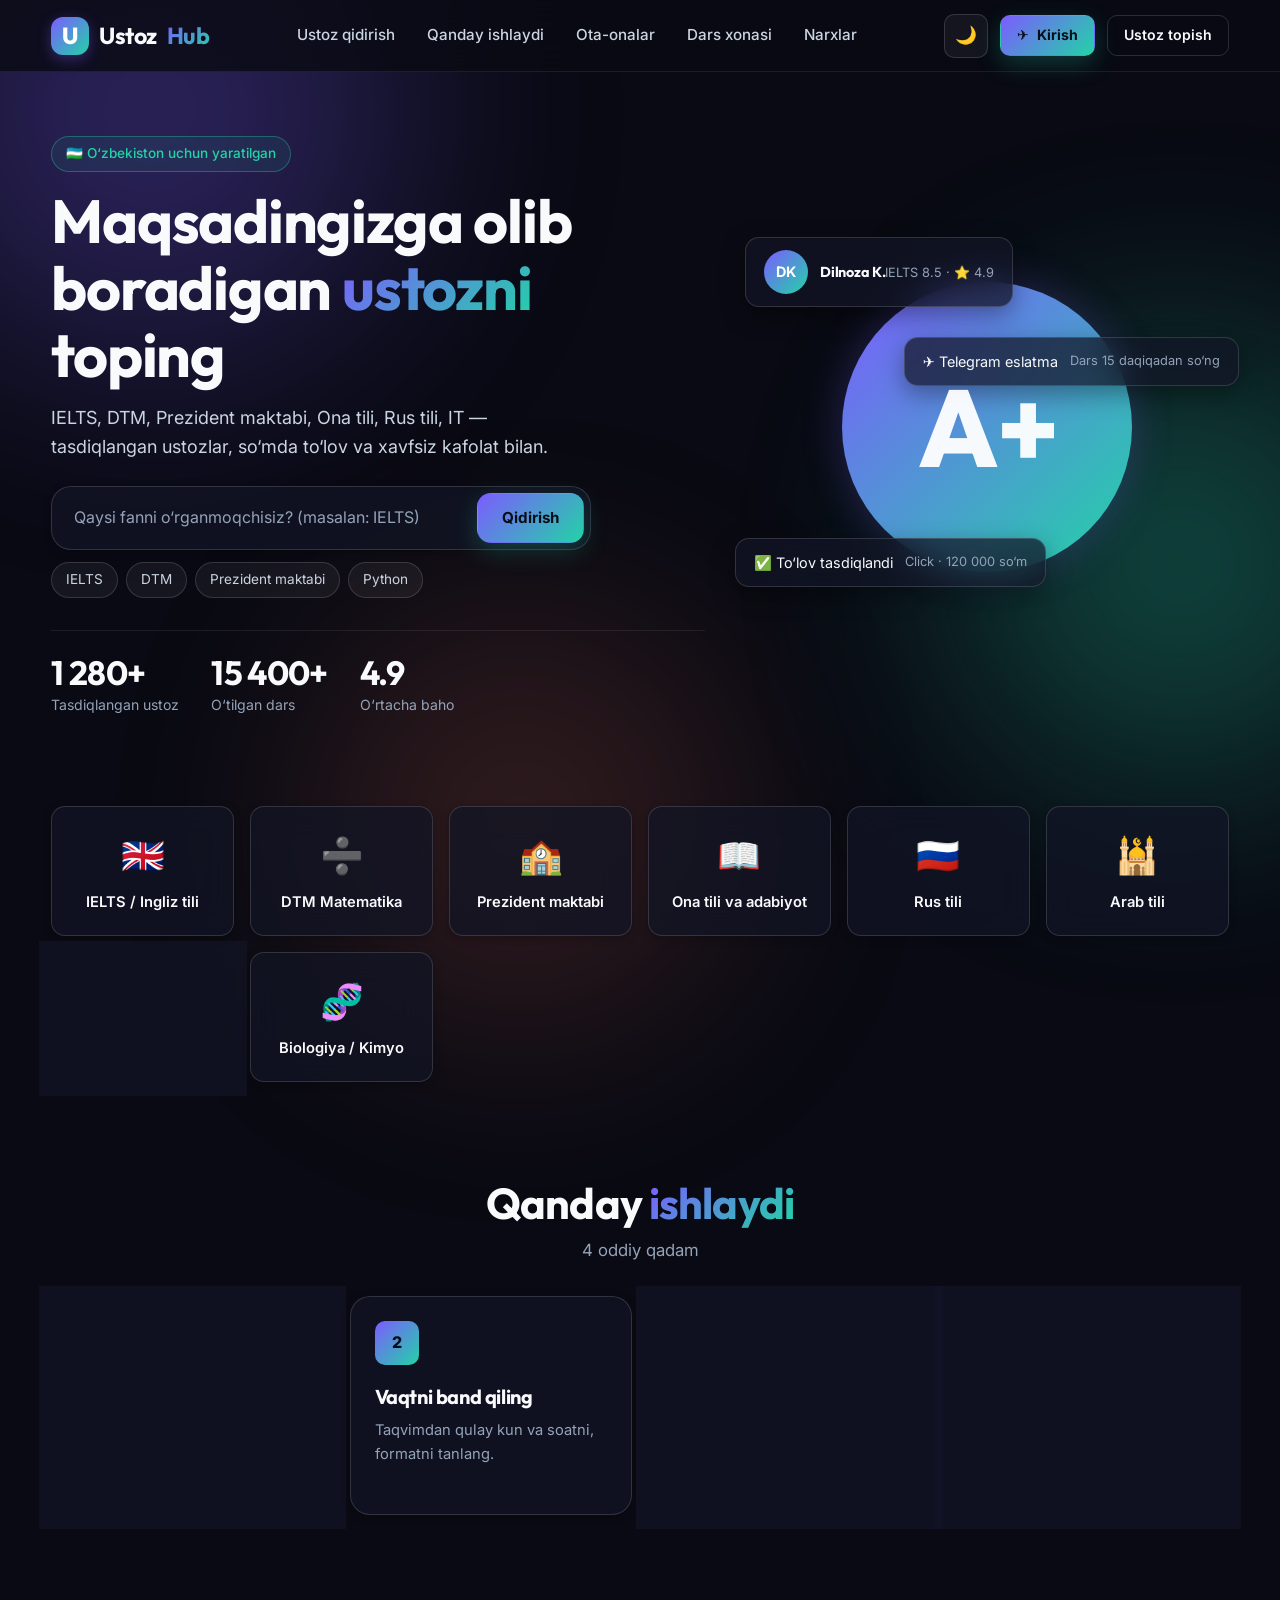
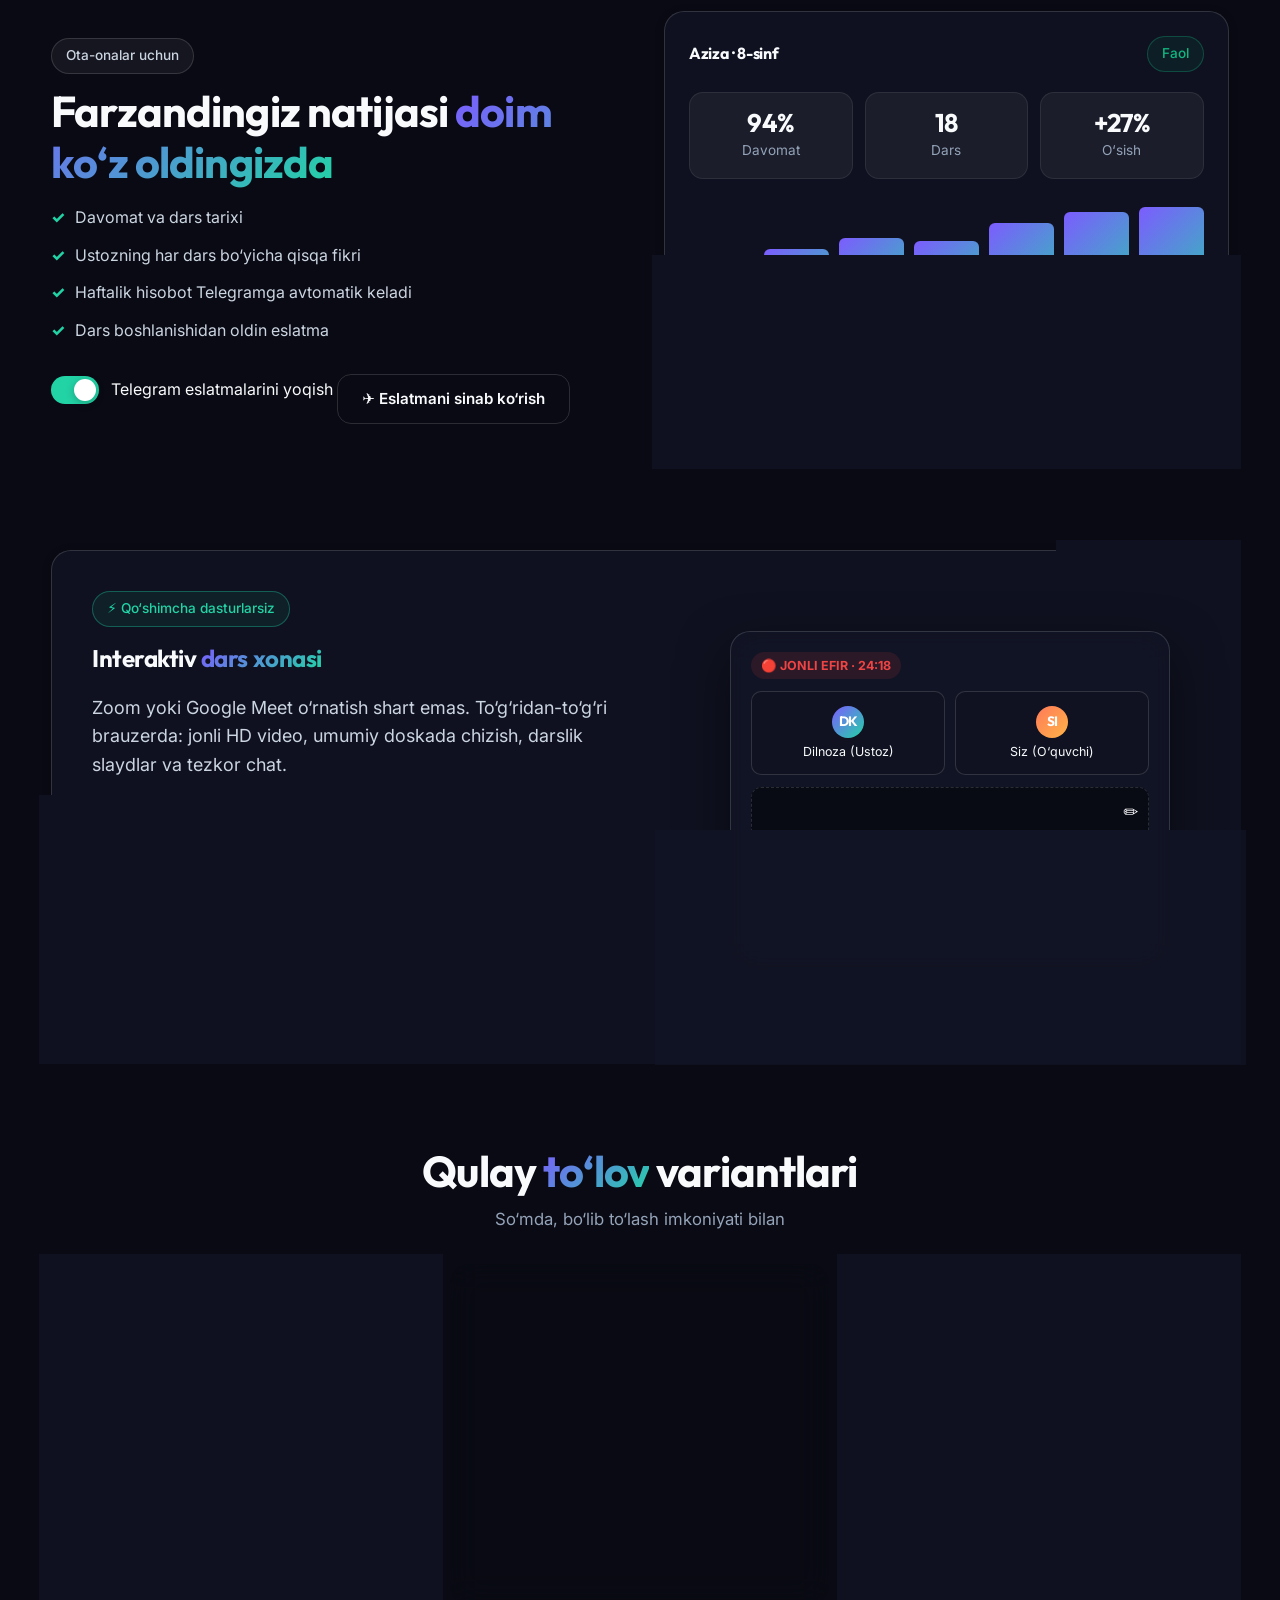
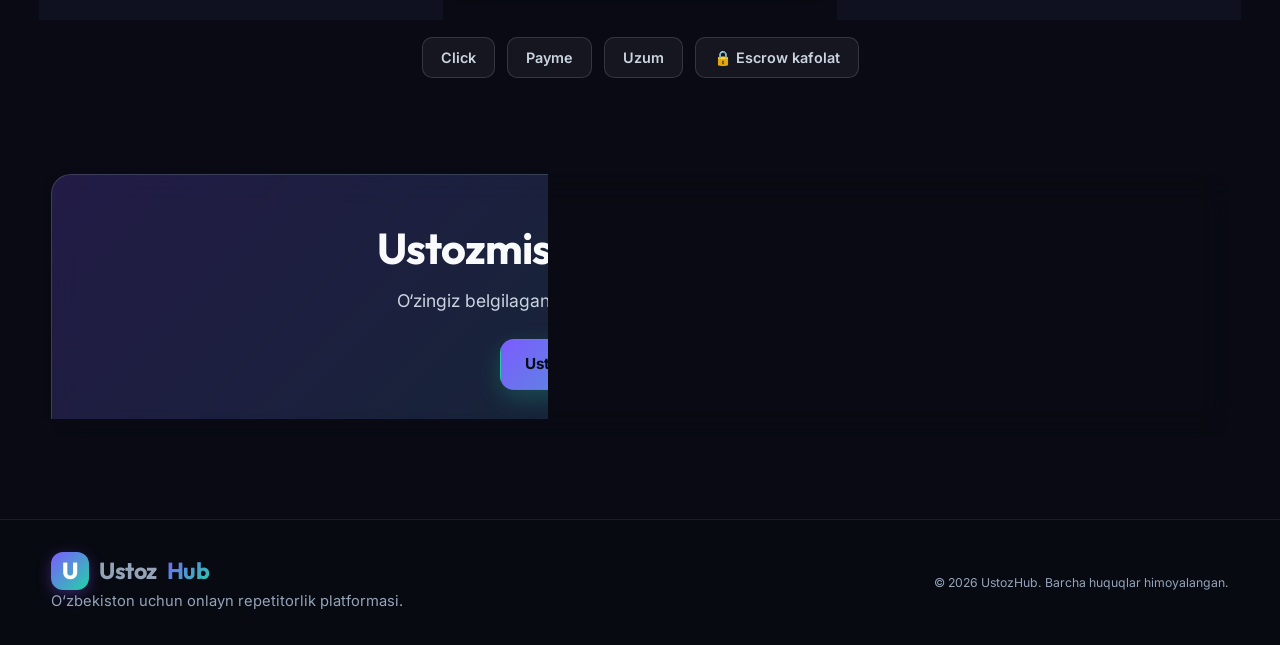
<file: index.html>
<!DOCTYPE html>
<html lang="uz" data-theme="dark">
<head>
  <meta charset="UTF-8" />
  <meta name="viewport" content="width=device-width, initial-scale=1" />
  <title>UstozHub — O‘zbekistondagi eng yaxshi repetitorlarni toping</title>
  <meta name="description" content="IELTS, DTM, Prezident maktabi va boshqa fanlar bo‘yicha tasdiqlangan repetitorlar. Onlayn dars, Click/Payme to‘lov, xavfsiz kafolat." />
  <link rel="preconnect" href="https://fonts.googleapis.com" />
  <link rel="preconnect" href="https://fonts.gstatic.com" crossorigin />
  <link href="https://fonts.googleapis.com/css2?family=Inter:wght@400;500;600&family=Outfit:wght@500;600;700;800&display=swap" rel="stylesheet" />
  <link rel="stylesheet" href="css/styles.css" />
</head>
<body>
  <a href="#main" class="skip-link">Asosiy kontentga o‘tish</a>
  <div class="bg-orbs" aria-hidden="true"><span></span><span></span><span></span></div>

  <header class="nav" id="nav">
    <div class="container nav__inner">
      <a href="#top" class="logo" aria-label="UstozHub bosh sahifasi"><span class="logo__mark">U</span>Ustoz<b>Hub</b></a>
      <nav class="nav__links" id="navLinks" aria-label="Asosiy menyu">
        <a href="tutors.html">Ustoz qidirish</a>
        <a href="#how">Qanday ishlaydi</a>
        <a href="#parents">Ota-onalar</a>
        <a href="classroom.html">Dars xonasi</a>
        <a href="#pricing">Narxlar</a>
      </nav>
      <div class="nav__actions">
        <button class="icon-btn" id="themeToggle" aria-label="Mavzuni almashtirish (yorug‘ yoki to‘q)">🌙</button>
        <div id="userNavArea"></div>
        <a href="tutors.html" class="btn btn--ghost btn--sm">Ustoz topish</a>
        <button class="icon-btn burger" id="burger" aria-label="Mobil menyuni ochish" aria-expanded="false" aria-controls="navLinks">☰</button>
      </div>
    </div>
  </header>

  <main id="main">
    <!-- HERO -->
    <section class="hero container">
      <div class="hero__text">
        <span class="chip chip--glow">🇺🇿 O‘zbekiston uchun yaratilgan</span>
        <h1>Maqsadingizga olib boradigan <span class="grad">ustozni</span> toping</h1>
        <p class="lead">IELTS, DTM, Prezident maktabi, Ona tili, Rus tili, IT — tasdiqlangan ustozlar, so‘mda to‘lov va xavfsiz kafolat bilan.</p>

        <form class="search" id="heroSearch">
          <input id="heroQuery" type="text" placeholder="Qaysi fanni o‘rganmoqchisiz? (masalan: IELTS)" aria-label="Qidiruv" />
          <button class="btn btn--primary" type="submit">Qidirish</button>
        </form>
        <div class="quick" id="quickTags"></div>

        <div class="stats">
          <div><b data-count="1280">0</b><span>Tasdiqlangan ustoz</span></div>
          <div><b data-count="15400">0</b><span>O‘tilgan dars</span></div>
          <div><b data-count="4.9" data-dec="1">0</b><span>O‘rtacha baho</span></div>
        </div>
      </div>

      <div class="hero__visual">
        <div class="float-card fc1 glass">
          <div class="avatar" style="--a:#7c5cff;--b:#22d3a6">DK</div>
          <div><b>Dilnoza K.</b><small>IELTS 8.5 · ⭐ 4.9</small></div>
        </div>
        <div class="float-card fc2 glass">✅ To‘lov tasdiqlandi<br/><small>Click · 120 000 so‘m</small></div>
        <div class="float-card fc3 glass">✈️ Telegram eslatma<br/><small>Dars 15 daqiqadan so‘ng</small></div>
        <div class="hero__circle"><div class="hero__big">A+</div></div>
      </div>
    </section>

    <!-- CATEGORIES -->
    <section class="container section">
      <div class="cats" id="cats"></div>
    </section>

    <!-- HOW -->
    <section class="container section" id="how">
      <div class="section__head"><h2>Qanday <span class="grad">ishlaydi</span></h2><p>4 oddiy qadam</p></div>
      <div class="steps">
        <div class="step glass"><i>1</i><h3>Ustozni tanlang</h3><p>Fan, narx va natijalarga qarab filtrlang, video-tanishuvni ko‘ring.</p></div>
        <div class="step glass"><i>2</i><h3>Vaqtni band qiling</h3><p>Taqvimdan qulay kun va soatni, formatni tanlang.</p></div>
        <div class="step glass"><i>3</i><h3>Xavfsiz to‘lang</h3><p>Click, Payme yoki Uzum. Pul dars o‘tgunicha platformada saqlanadi.</p></div>
        <div class="step glass"><i>4</i><h3>Dars oling</h3><p>Video, doska va chat bor dars xonasida o‘qing.</p></div>
      </div>
    </section>

    <!-- PARENTS -->
    <section class="container section" id="parents">
      <div class="two">
        <div>
          <span class="chip">Ota-onalar uchun</span>
          <h2>Farzandingiz natijasi <span class="grad">doim ko‘z oldingizda</span></h2>
          <ul class="ticks">
            <li>Davomat va dars tarixi</li>
            <li>Ustozning har dars bo‘yicha qisqa fikri</li>
            <li>Haftalik hisobot Telegramga avtomatik keladi</li>
            <li>Dars boshlanishidan oldin eslatma</li>
          </ul>
          <label class="toggle"><input type="checkbox" id="tgToggle" checked /><span></span> Telegram eslatmalarini yoqish</label>
          <button class="btn btn--ghost" id="tgDemo">✈️ Eslatmani sinab ko‘rish</button>
        </div>
        <div class="dash glass">
          <div class="dash__head"><b>Aziza · 8-sinf</b><span class="chip chip--ok">Faol</span></div>
          <div class="kpis">
            <div><b>94%</b><small>Davomat</small></div>
            <div><b>18</b><small>Dars</small></div>
            <div><b>+27%</b><small>O‘sish</small></div>
          </div>
          <div class="bars" id="bars"></div>
          <div class="note"><b>Ustoz fikri:</b> “Uy vazifasini to‘liq bajardi, kasrlar mavzusini yaxshi o‘zlashtirdi.”</div>
        </div>
      </div>
    </section>

    <!-- CLASSROOM SHOWCASE -->
    <section class="container section" id="classroom">
      <div class="cshowcase glass">
        <div class="cshowcase__text">
          <span class="chip chip--glow">⚡ Qo‘shimcha dasturlarsiz</span>
          <h2>Interaktiv <span class="grad">dars xonasi</span></h2>
          <p class="lead">Zoom yoki Google Meet o‘rnatish shart emas. To‘g‘ridan-to‘g‘ri brauzerda: jonli HD video, umumiy doskada chizish, darslik slaydlar va tezkor chat.</p>
          <ul class="ticks">
            <li>O‘qituvchi va o‘quvchi uchun 2 tomonlama interaktiv doska</li>
            <li>Darslik slaydlar, testlar va yangi so‘zlar lug‘ati</li>
            <li>Dars rejasi (checklist) va shaxsiy qaydlar daftari</li>
            <li>Ekran ulashish va qo‘l ko‘tarish imkoniyati</li>
          </ul>
          <a href="classroom.html" class="btn btn--primary">Dars xonasiga kirish (Jonli Demo) →</a>
        </div>
        <div class="cshowcase__visual">
          <div class="cshowcase__card glass">
            <div class="cshowcase__badge">🔴 JONLI EFIR · 24:18</div>
            <div class="cshowcase__mock-vids">
              <div class="mock-vid" style="--a:#7c5cff;--b:#22d3a6"><b>DK</b><span>Dilnoza (Ustoz)</span></div>
              <div class="mock-vid" style="--a:#ff7a59;--b:#ffb347"><b>SI</b><span>Siz (O‘quvchi)</span></div>
            </div>
            <div class="cshowcase__mock-board">
              <span class="mock-pencil">✏️</span>
              <p>Present Perfect: have/has + V3 ✍️</p>
            </div>
            <div class="cshowcase__chips">
              <span>🎙️ Ovoz toza</span>
              <span>📶 60 FPS</span>
              <span>💾 Avto-saqlash</span>
            </div>
          </div>
        </div>
      </div>
    </section>

    <!-- PRICING -->
    <section class="container section" id="pricing">
      <div class="section__head"><h2>Qulay <span class="grad">to‘lov</span> variantlari</h2><p>So‘mda, bo‘lib to‘lash imkoniyati bilan</p></div>
      <div class="plans">
        <div class="plan glass"><h3>Yakka dars</h3><div class="price">60 000 dan<small> so‘m/soat</small></div><ul><li>1-ga-1 individual</li><li>Video yozuv</li><li>Sinov darsi kafolati</li></ul><a href="tutors.html" class="btn btn--ghost">Tanlash</a></div>
        <div class="plan plan--pop glass"><span class="badge">Ommabop</span><h3>Mini-guruh</h3><div class="price">25 000 dan<small> so‘m/soat</small></div><ul><li>3–5 kishi</li><li>2–3 barobar arzon</li><li>Guruh chat</li></ul><a href="tutors.html" class="btn btn--primary">Tanlash</a></div>
        <div class="plan glass"><h3>Oylik paket</h3><div class="price">−15%<small> chegirma</small></div><ul><li>8 yoki 12 dars</li><li>3–6 oyga bo‘lib to‘lash</li><li>Ota-ona hisoboti</li></ul><a href="tutors.html" class="btn btn--ghost">Tanlash</a></div>
      </div>
      <div class="pay-logos"><span>Click</span><span>Payme</span><span>Uzum</span><span>🔒 Escrow kafolat</span></div>
    </section>

    <!-- CTA -->
    <section class="container section">
      <div class="cta glass">
        <h2>Ustozmisiz? <span class="grad">Bizga qo‘shiling</span></h2>
        <p>O‘zingiz belgilagan narxda dars bering, to‘lov kafolatlangan.</p>
        <button class="btn btn--primary" id="ctaTutor">Ustoz sifatida ro‘yxatdan o‘tish</button>
      </div>
    </section>
  </main>

  <footer class="footer">
    <div class="container footer__in">
      <div><a href="#top" class="logo"><span class="logo__mark">U</span>Ustoz<b>Hub</b></a><p>O‘zbekiston uchun onlayn repetitorlik platformasi.</p></div>
      <small>© 2026 UstozHub. Barcha huquqlar himoyalangan.</small>
    </div>
  </footer>

  <!-- Modal -->
  <div class="overlay" id="overlay" hidden>
    <div class="modal glass" role="dialog" aria-modal="true" id="modal">
      <button class="modal__x" id="modalX" aria-label="Yopish">✕</button>
      <div id="modalBody"></div>
    </div>
  </div>

  <div class="toasts" id="toasts"></div>

  <script src="js/data.js"></script>
  <script src="js/common.js"></script>
  <script src="js/home.js"></script>
</body>
</html>
</file>
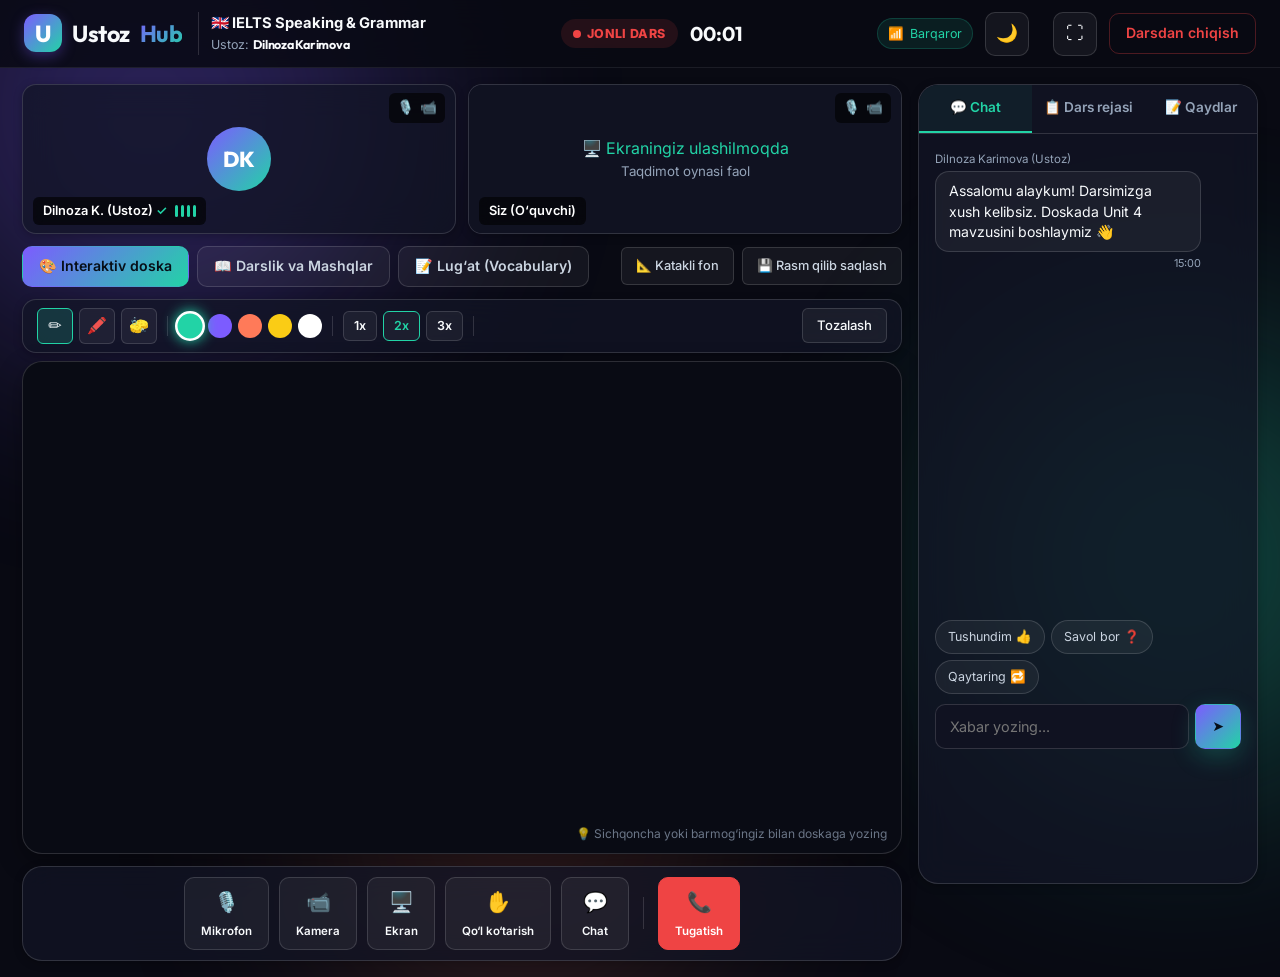
<file: classroom.html>
<!DOCTYPE html>
<html lang="uz" data-theme="dark">
<head>
  <meta charset="UTF-8" />
  <meta name="viewport" content="width=device-width, initial-scale=1" />
  <title>Interaktiv dars xonasi — UstozHub</title>
  <meta name="description" content="UstozHub onlayn dars xonasi: videoaloqa, interaktiv doska, darslik slaydlar va chat." />
  <link rel="preconnect" href="https://fonts.googleapis.com" />
  <link rel="preconnect" href="https://fonts.gstatic.com" crossorigin />
  <link href="https://fonts.googleapis.com/css2?family=Inter:wght@400;500;600&family=Outfit:wght@500;600;700;800&display=swap" rel="stylesheet" />
  <link rel="stylesheet" href="css/styles.css" />
</head>
<body class="cbody">
  <a href="#main" class="skip-link">Asosiy dars maydoniga o‘tish</a>
  <div class="bg-orbs" aria-hidden="true"><span></span><span></span><span></span></div>

  <!-- CLASSROOM HEADER -->
  <header class="cnav" role="banner">
    <div class="cnav__left">
      <a href="index.html" class="logo" title="Bosh sahifaga qaytish" aria-label="UstozHub bosh sahifasiga qaytish">
        <span class="logo__mark">U</span>Ustoz<b>Hub</b>
      </a>
      <div class="cnav__info">
        <span class="cnav__subject">🇬🇧 IELTS Speaking & Grammar</span>
        <span class="cnav__tutor">Ustoz: <b>Dilnoza Karimova</b></span>
      </div>
    </div>

    <div class="cnav__center">
      <div class="clive" aria-label="Dars holati: Jonli dars"><span class="clive__dot"></span> JONLI DARS</div>
      <div class="ctimer" id="cTimer" aria-label="Dars davomiyligi taymeri">00:00</div>
    </div>

    <div class="cnav__right">
      <div class="net-badge" title="Tarmoq holati: barqaror" aria-label="Internet tezligi: barqaror">📶 <span>Barqaror</span></div>
      <button class="icon-btn" id="themeToggle" aria-label="Mavzuni almashtirish (yorug‘ yoki to‘q)">🌙</button>
      <div id="userNavArea"></div>
      <button class="icon-btn" id="fsBtn" title="To‘liq ekran" aria-label="To‘liq ekran rejimini yoqish">⛶</button>
      <a href="index.html" class="btn btn--ghost btn--sm danger-link" id="exitBtn" aria-label="Darsdan chiqish">Darsdan chiqish</a>
    </div>
  </header>

  <!-- CLASSROOM WORKSPACE -->
  <main class="cworkspace" id="main" role="main">
    <!-- STAGE (Left 72%) -->
    <section class="cstage">
      <!-- Top Video Feeds -->
      <div class="cvideo-grid" id="videoGrid">
        <div class="cvid cvid--tutor glass" id="tutorTile">
          <div class="cvid__avatar" style="--a:#7c5cff;--b:#22d3a6">DK</div>
          <div class="cvid__meta">
            <span class="cvid__name">Dilnoza K. (Ustoz) <span class="badge-ver">✓</span></span>
            <span class="cvid__wave"><i></i><i></i><i></i><i></i></span>
          </div>
          <div class="cvid__tags">
            <span class="mic-on" title="Mikrofon yoniq">🎙️</span>
            <span title="Kamera yoniq">📹</span>
          </div>
        </div>

        <div class="cvid cvid--student glass" id="studentTile">
          <div class="cvid__avatar" id="studentAvatar" style="--a:#ff7a59;--b:#ffb347">SI</div>
          <div class="cvid__screen" id="studentScreenShare" hidden>
            <div class="screen-preview">
              <span>🖥️ Ekraningiz ulashilmoqda</span>
              <small>Taqdimot oynasi faol</small>
            </div>
          </div>
          <div class="cvid__meta">
            <span class="cvid__name" id="studentDisplayName">Siz (O‘quvchi)</span>
            <span class="hand-raised" id="studentHand" hidden>✋ Qo‘l ko‘targan</span>
          </div>
          <div class="cvid__tags">
            <span id="stMicBadge">🎙️</span>
            <span id="stCamBadge">📹</span>
          </div>
        </div>
      </div>

      <!-- Stage Center Workspace Tabs -->
      <div class="cview-bar">
        <div class="cview-tabs" role="tablist" aria-label="Dars xonasi zonalari">
          <button class="cview-btn active" role="tab" aria-selected="true" data-tab="board" aria-controls="tabBoard">🎨 Interaktiv doska</button>
          <button class="cview-btn" role="tab" aria-selected="false" data-tab="slides" aria-controls="tabSlides">📖 Darslik va Mashqlar</button>
          <button class="cview-btn" role="tab" aria-selected="false" data-tab="vocab" aria-controls="tabVocab">📝 Lug‘at (Vocabulary)</button>
        </div>
        <div class="cview-extra">
          <button class="cview-zoom" id="gridToggleBtn" title="Katakli fonni yoqish/o‘chirish" aria-label="Doskada katakli fonni yoqish yoki o‘chirish">📐 Katakli fon</button>
          <button class="cview-zoom" id="downloadBoardBtn" title="Doskani rasm sifatida yuklab olish" aria-label="Doska chizmalarini rasm qilib saqlash">💾 Rasm qilib saqlash</button>
        </div>
      </div>

      <!-- Tab 1: WHITEBOARD -->
      <div class="cview-content active" id="tabBoard" role="tabpanel" aria-label="Interaktiv doska">
        <!-- Whiteboard Toolbar -->
        <div class="wb-toolbar glass" role="toolbar" aria-label="Doska asboblari">
          <div class="wb-group">
            <button class="wb-btn active" data-tool="pen" title="Qalam" aria-label="Chizish vositasi: Qalam">✏️</button>
            <button class="wb-btn" data-tool="highlighter" title="Marker" aria-label="Chizish vositasi: Marker">🖍️</button>
            <button class="wb-btn" data-tool="eraser" title="O‘chirg‘ich" aria-label="Chizish vositasi: O‘chirg‘ich">🧽</button>
          </div>

          <div class="wb-sep"></div>

          <div class="wb-colors" role="radiogroup" aria-label="Doska chizish rangi">
            <button class="wb-color active" data-color="#22d3a6" style="--c:#22d3a6" title="Zumrad yashil" aria-label="Rang: Zumrad yashil"></button>
            <button class="wb-color" data-color="#7c5cff" style="--c:#7c5cff" title="Binafsha" aria-label="Rang: Binafsha"></button>
            <button class="wb-color" data-color="#ff7a59" style="--c:#ff7a59" title="To‘q sariq" aria-label="Rang: To‘q sariq"></button>
            <button class="wb-color" data-color="#facc15" style="--c:#facc15" title="Sariq" aria-label="Rang: Sariq"></button>
            <button class="wb-color" data-color="#ffffff" style="--c:#ffffff" title="Oq" aria-label="Rang: Oq"></button>
          </div>

          <div class="wb-sep"></div>

          <div class="wb-sizes" role="radiogroup" aria-label="Chiziq qalinligi">
            <button class="wb-size" data-size="2" title="Yupqa" aria-label="Chiziq qalinligi: 1x Yupqa">1x</button>
            <button class="wb-size active" data-size="5" title="O‘rtacha" aria-label="Chiziq qalinligi: 2x O‘rtacha">2x</button>
            <button class="wb-size" data-size="12" title="Qalin" aria-label="Chiziq qalinligi: 3x Qalin">3x</button>
          </div>

          <div class="wb-sep"></div>

          <button class="wb-action" id="wbClearBtn" title="Doskani to‘liq tozalash" aria-label="Doskani to‘liq tozalash">Tozalash</button>
        </div>

        <!-- Canvas Area -->
        <div class="wb-canvas-wrap" id="canvasWrap">
          <canvas id="cBoard" width="1000" height="520"></canvas>
          <div class="wb-hint">💡 Sichqoncha yoki barmog‘ingiz bilan doskaga yozing</div>
        </div>
      </div>

      <!-- Tab 2: INTERACTIVE SLIDES & EXERCISES -->
      <div class="cview-content" id="tabSlides">
        <div class="cslide glass">
          <div class="cslide__badge">Mavzu: Unit 4 · Present Perfect tense</div>
          <h3>Qoida va amaliyot: <i>Have/Has + Past Participle (V3)</i></h3>
          <p class="cslide__text">Present Perfect o‘tmishda sodir bo‘lgan, ammo natijasi <b>hozirgi paytda</b> muhim bo‘lgan harakatlar uchun ishlatiladi.</p>

          <div class="cslide__example">
            <code>Misol: I <b>have lost</b> my key. (Kalitimni yo‘qotib qo‘ydim, hozir ham topolmayapman).</code>
          </div>

          <div class="cslide__quiz">
            <div class="quiz-q"><b>Savol 1:</b> She _____ (already / finish) her homework.</div>
            <div class="quiz-options">
              <button class="q-opt" data-correct="false">A) is already finished</button>
              <button class="q-opt" data-correct="true">B) has already finished</button>
              <button class="q-opt" data-correct="false">C) have already finish</button>
            </div>
            <div class="quiz-feedback" id="quizFeedback"></div>
          </div>
        </div>
      </div>

      <!-- Tab 3: VOCABULARY -->
      <div class="cview-content" id="tabVocab">
        <div class="cvocab glass">
          <h3>Dars davomida o‘rganilgan yangi so‘zlar</h3>
          <div class="vocab-grid">
            <div class="vcard">
              <b>Accomplish</b>
              <small>/əˈkʌm.plɪʃ/ · fe’l</small>
              <p>Muvaffaqiyatli yakunlamoq, erishmoq</p>
            </div>
            <div class="vcard">
              <b>Fluency</b>
              <small>/ˈfluː.ən.si/ · ot</small>
              <p>Erkin va ravon gapirish qobiliyati</p>
            </div>
            <div class="vcard">
              <b>Perseverance</b>
              <small>/ˌpɜː.sɪˈvɪə.rəns/ · ot</small>
              <p>Sabr-toqat, qat’iyatlilik</p>
            </div>
            <div class="vcard">
              <b>Enhance</b>
              <small>/ɪnˈhɑːns/ · fe’l</small>
              <p>Yaxshilamoq, oshirmoq</p>
            </div>
          </div>
        </div>
      </div>

      <!-- Stage Bottom Control Dock -->
      <div class="cdock glass" role="toolbar" aria-label="Dars boshqaruv paneli">
        <button class="cdock-btn" id="toggleMic" title="Mikrofonni yoqish/o‘chirish" aria-label="Mikrofonni yoqish yoki o‘chirish">
          <span class="cdock-ic">🎙️</span>
          <span class="cdock-label">Mikrofon</span>
        </button>

        <button class="cdock-btn" id="toggleCam" title="Kamerani yoqish/o‘chirish" aria-label="Kamerani yoqish yoki o‘chirish">
          <span class="cdock-ic">📹</span>
          <span class="cdock-label">Kamera</span>
        </button>

        <button class="cdock-btn" id="toggleScreen" title="Ekranni ulashish" aria-label="Ekranni ulashish yoki to‘xtatish">
          <span class="cdock-ic">🖥️</span>
          <span class="cdock-label">Ekran</span>
        </button>

        <button class="cdock-btn" id="toggleHand" title="Qo‘l ko‘tarish" aria-label="Ustozga savol berish uchun qo‘l ko‘tarish">
          <span class="cdock-ic">✋</span>
          <span class="cdock-label">Qo‘l ko‘tarish</span>
        </button>

        <button class="cdock-btn" id="toggleSidebar" title="Chat va Rejani ko‘rish" aria-label="Yon panelni (chat va reja) ko‘rsatish yoki yashirish">
          <span class="cdock-ic">💬</span>
          <span class="cdock-label">Chat</span>
        </button>

        <div class="cdock-sep" aria-hidden="true"></div>

        <button class="cdock-btn cdock-btn--danger" id="endClassBtn" title="Darsni yakunlash" aria-label="Darsni yakunlash va chiqish">
          <span class="cdock-ic">📞</span>
          <span class="cdock-label">Tugatish</span>
        </button>
      </div>
    </section>

    <!-- SIDEBAR (Right 28%) -->
    <aside class="csidebar glass" id="cSidebar" aria-label="Dars yordamchi paneli">
      <div class="cside-tabs" role="tablist" aria-label="Yon panel bo‘limlari">
        <button class="cside-tab active" role="tab" aria-selected="true" data-side="chat">💬 Chat</button>
        <button class="cside-tab" role="tab" aria-selected="false" data-side="plan">📋 Dars rejasi</button>
        <button class="cside-tab" role="tab" aria-selected="false" data-side="notes">📝 Qaydlar</button>
      </div>

      <!-- SIDEBAR TAB 1: CHAT -->
      <div class="cside-view active" id="sideChat">
        <div class="cchat-messages" id="cChatLog">
          <div class="cmsg cmsg--tutor">
            <span class="cmsg__sender">Dilnoza Karimova (Ustoz)</span>
            <div class="cmsg__bubble">Assalomu alaykum! Darsimizga xush kelibsiz. Doskada Unit 4 mavzusini boshlaymiz 👋</div>
            <span class="cmsg__time">15:00</span>
          </div>
        </div>

        <!-- Quick Reply Chips -->
        <div class="cquick-chips">
          <button class="chip-btn" data-reply="Tushundim, rahmat! 👍">Tushundim 👍</button>
          <button class="chip-btn" data-reply="Savolim bor edi ❓">Savol bor ❓</button>
          <button class="chip-btn" data-reply="Iltimos, qaytara olasizmi? 🔁">Qaytaring 🔁</button>
        </div>

        <form class="cchat-form" id="cChatForm">
          <input type="text" id="cChatInput" placeholder="Xabar yozing..." autocomplete="off" />
          <button type="submit" class="btn btn--primary btn--sm" aria-label="Yuborish">➤</button>
        </form>
      </div>

      <!-- SIDEBAR TAB 2: LESSON PLAN -->
      <div class="cside-view" id="sidePlan">
        <div class="cplan-wrap">
          <div class="cplan-progress">
            <span>Darsning borishi</span>
            <b id="planPct">50%</b>
            <div class="plan-bar"><div class="plan-bar-fill" id="planBarFill" style="width: 50%"></div></div>
          </div>

          <div class="cplan-tasks">
            <label class="cplan-item done">
              <input type="checkbox" checked />
              <span>1. Salomlashish va o‘tgan mavzu takrori (10 min)</span>
            </label>
            <label class="cplan-item done">
              <input type="checkbox" checked />
              <span>2. Present Perfect grammatika tushuntiruvi (15 min)</span>
            </label>
            <label class="cplan-item">
              <input type="checkbox" />
              <span>3. Doskada amaliy mashqlar ishlash (15 min)</span>
            </label>
            <label class="cplan-item">
              <input type="checkbox" />
              <span>4. IELTS Speaking Part 1 savol-javob (15 min)</span>
            </label>
            <label class="cplan-item">
              <input type="checkbox" />
              <span>5. Uyga vazifa va savollarga javob (5 min)</span>
            </label>
          </div>
        </div>
      </div>

      <!-- SIDEBAR TAB 3: STUDENT NOTES -->
      <div class="cside-view" id="sideNotes">
        <div class="cnotes-wrap">
          <div class="cnotes-head">
            <span>Shaxsiy qaydlaringiz</span>
            <small class="saved-badge">✓ Avtomatik saqlanadi</small>
          </div>
          <textarea class="cnotes-text" id="studentNotes" aria-label="Shaxsiy dars qaydlari" placeholder="Dars davomidagi muhim qoidalarni bu yerga yozib boring...&#10;&#10;Misol: have/has + V3&#10;already, just, yet..."></textarea>
          <button class="btn btn--ghost btn--sm" id="copyNotesBtn" aria-label="Qaydlardan nusxa olish">📋 Qaydlardan nusxa olish</button>
        </div>
      </div>
    </aside>
  </main>

  <!-- Confirm End Lesson Modal -->
  <div class="overlay" id="endModal" hidden>
    <div class="modal glass" role="dialog" aria-modal="true" aria-labelledby="endModalTitle">
      <h3 id="endModalTitle">Darsni yakunlashni xohlaysizmi?</h3>
      <p class="msub">Dars xonasidan chiqishdan oldin ustoz dars o‘tganligini tasdiqlaydi va siz baholash qoldirishingiz mumkin bo‘ladi.</p>
      <div class="sum">
        <div><span>O‘tilgan vaqt:</span><b id="finalTime">25:10</b></div>
        <div><span>Ustoz:</span><b>Dilnoza Karimova</b></div>
      </div>
      <div class="modal-actions" style="display:flex;gap:10px;margin-top:14px">
        <button class="btn btn--primary" id="confirmEndBtn" style="flex:1">Ha, yakunlash</button>
        <button class="btn btn--ghost" id="cancelEndBtn" style="flex:1">Darsga qaytish</button>
      </div>
    </div>
  </div>

  <div class="toasts" id="toasts"></div>

  <script src="js/data.js"></script>
  <script src="js/classroom.js"></script>
</body>
</html>
</file>
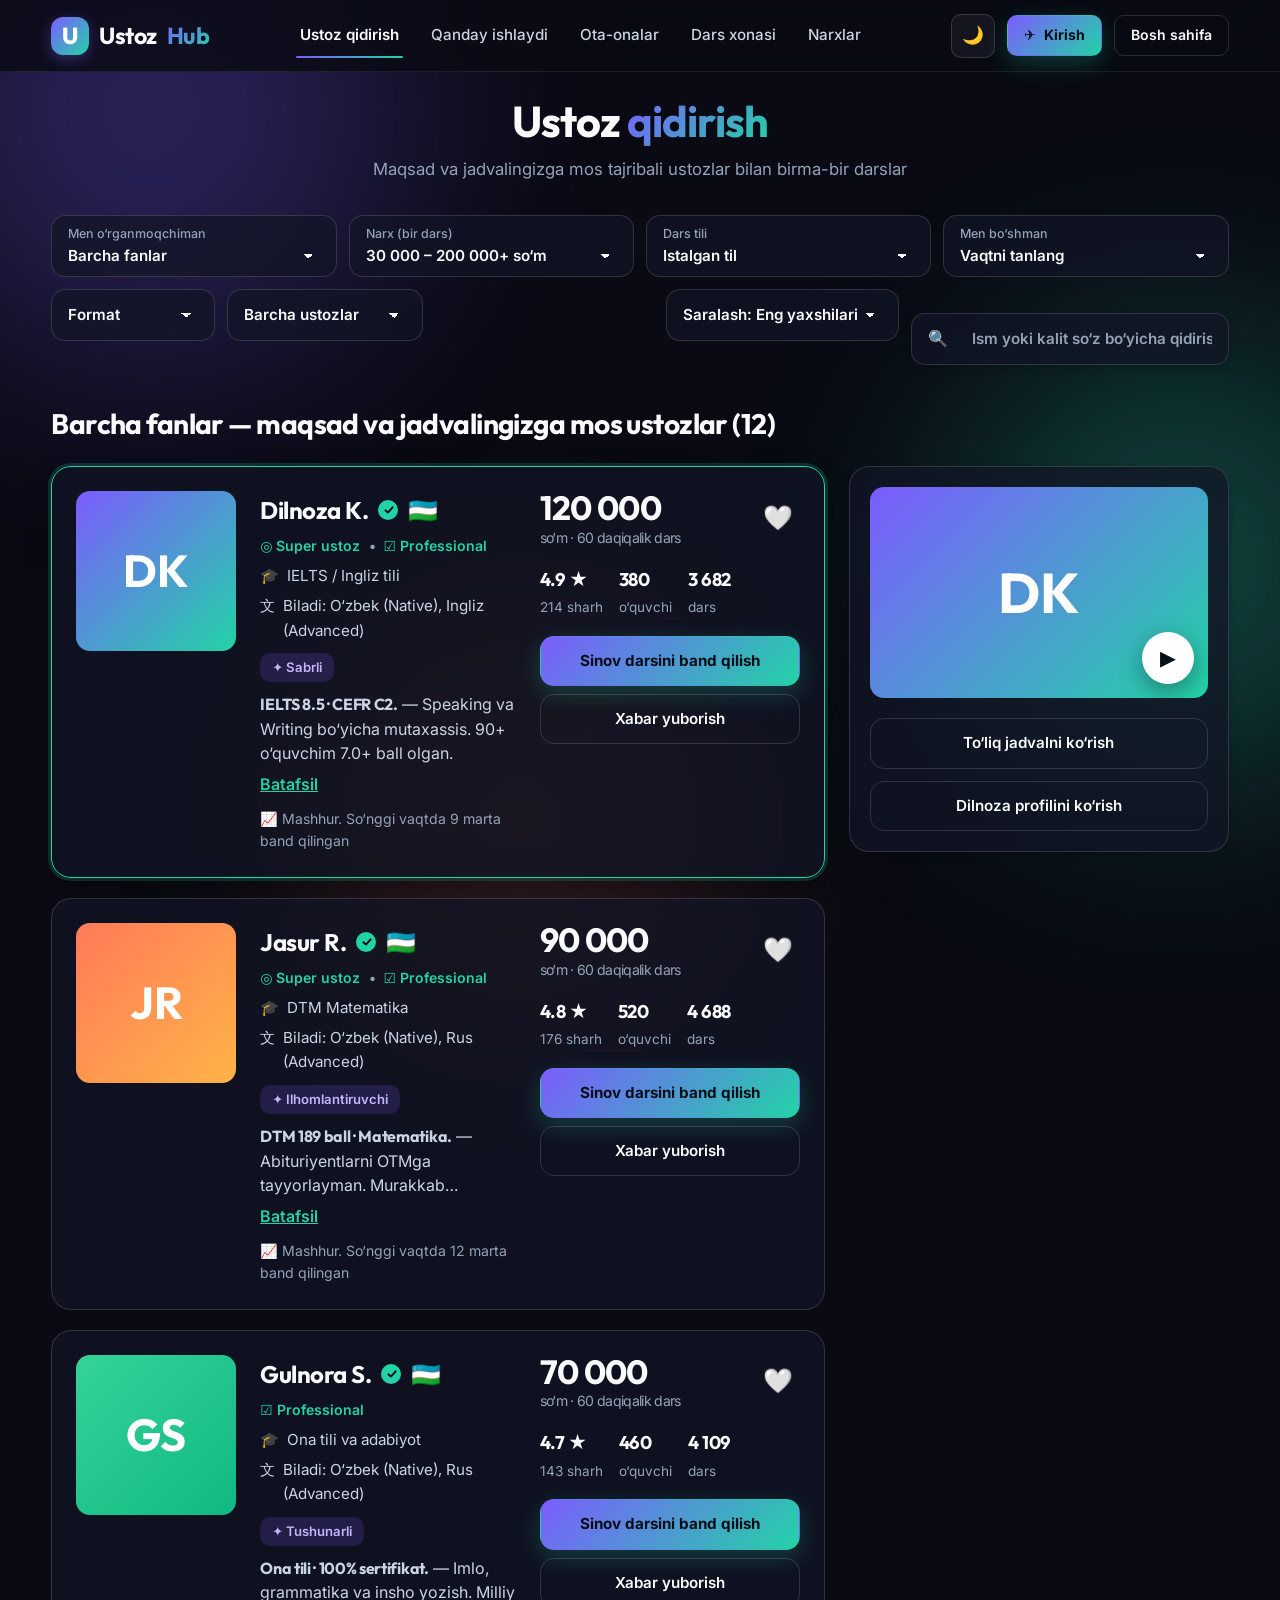
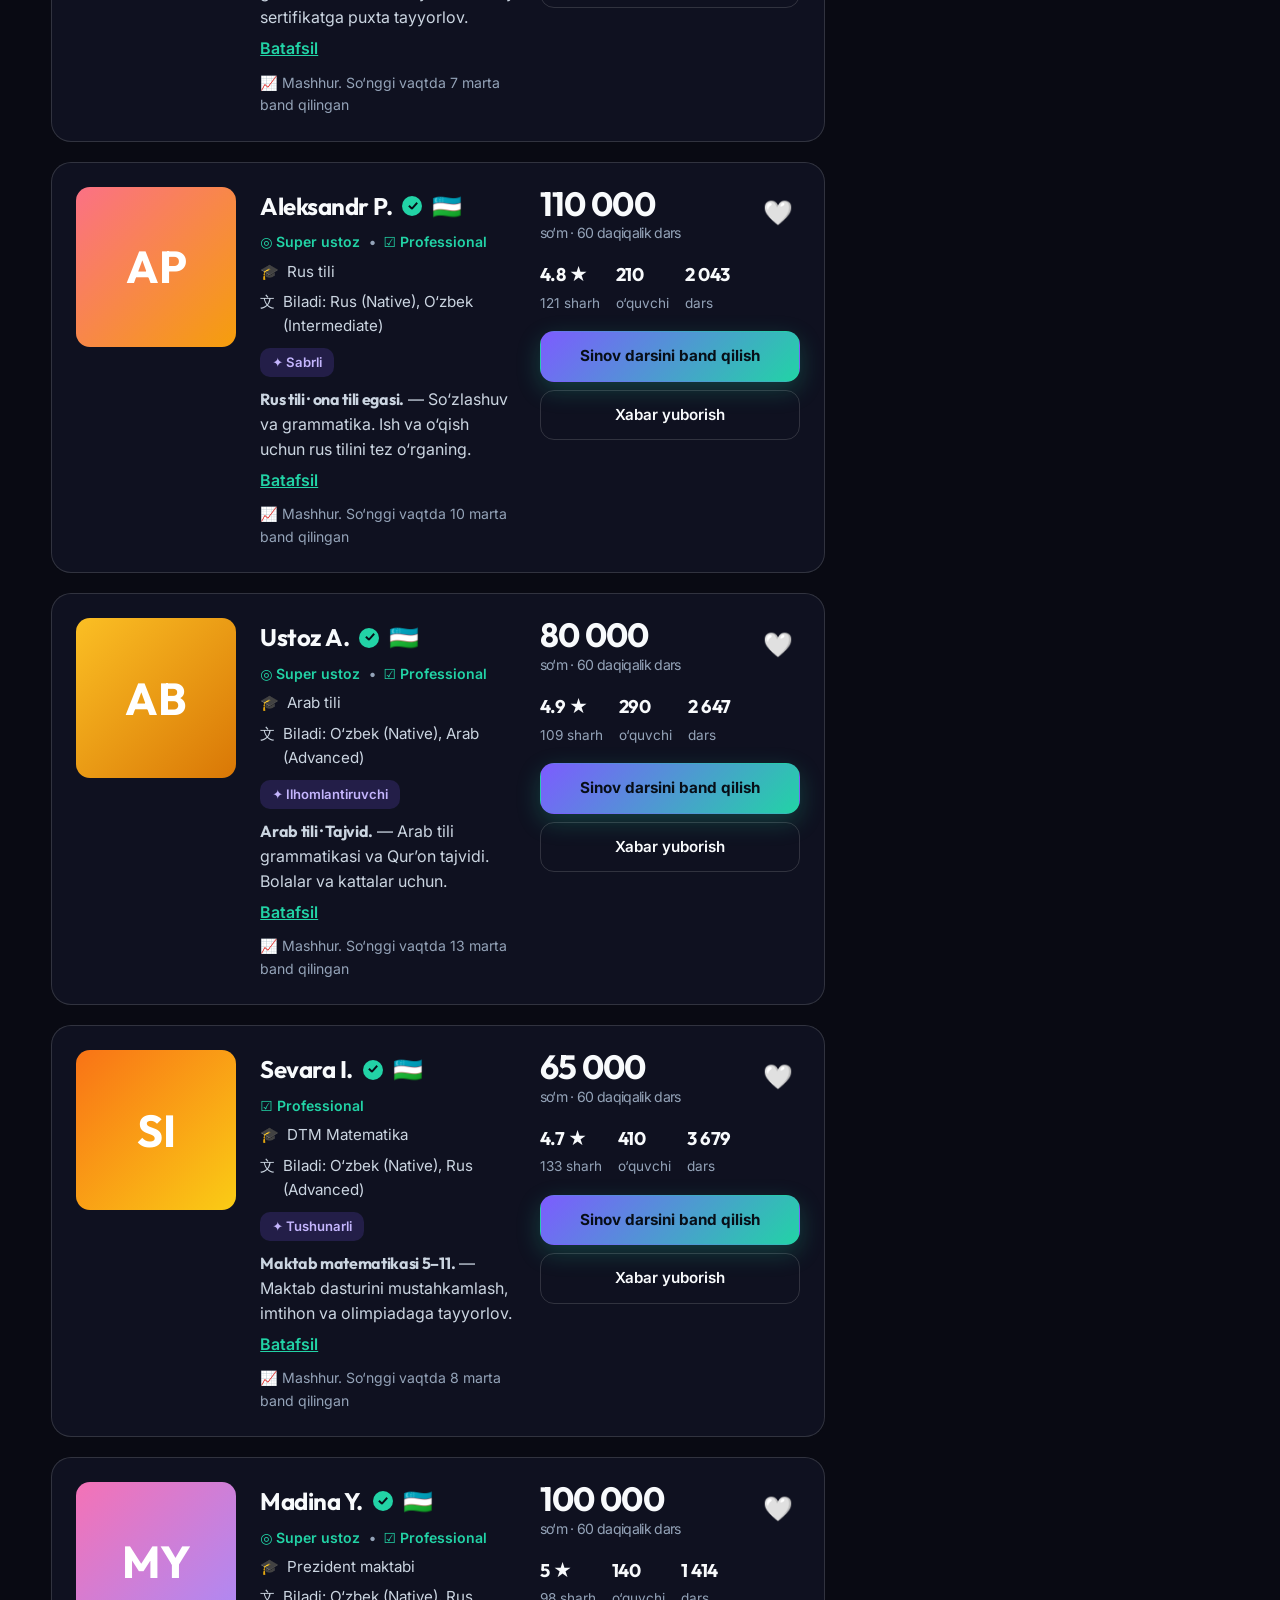
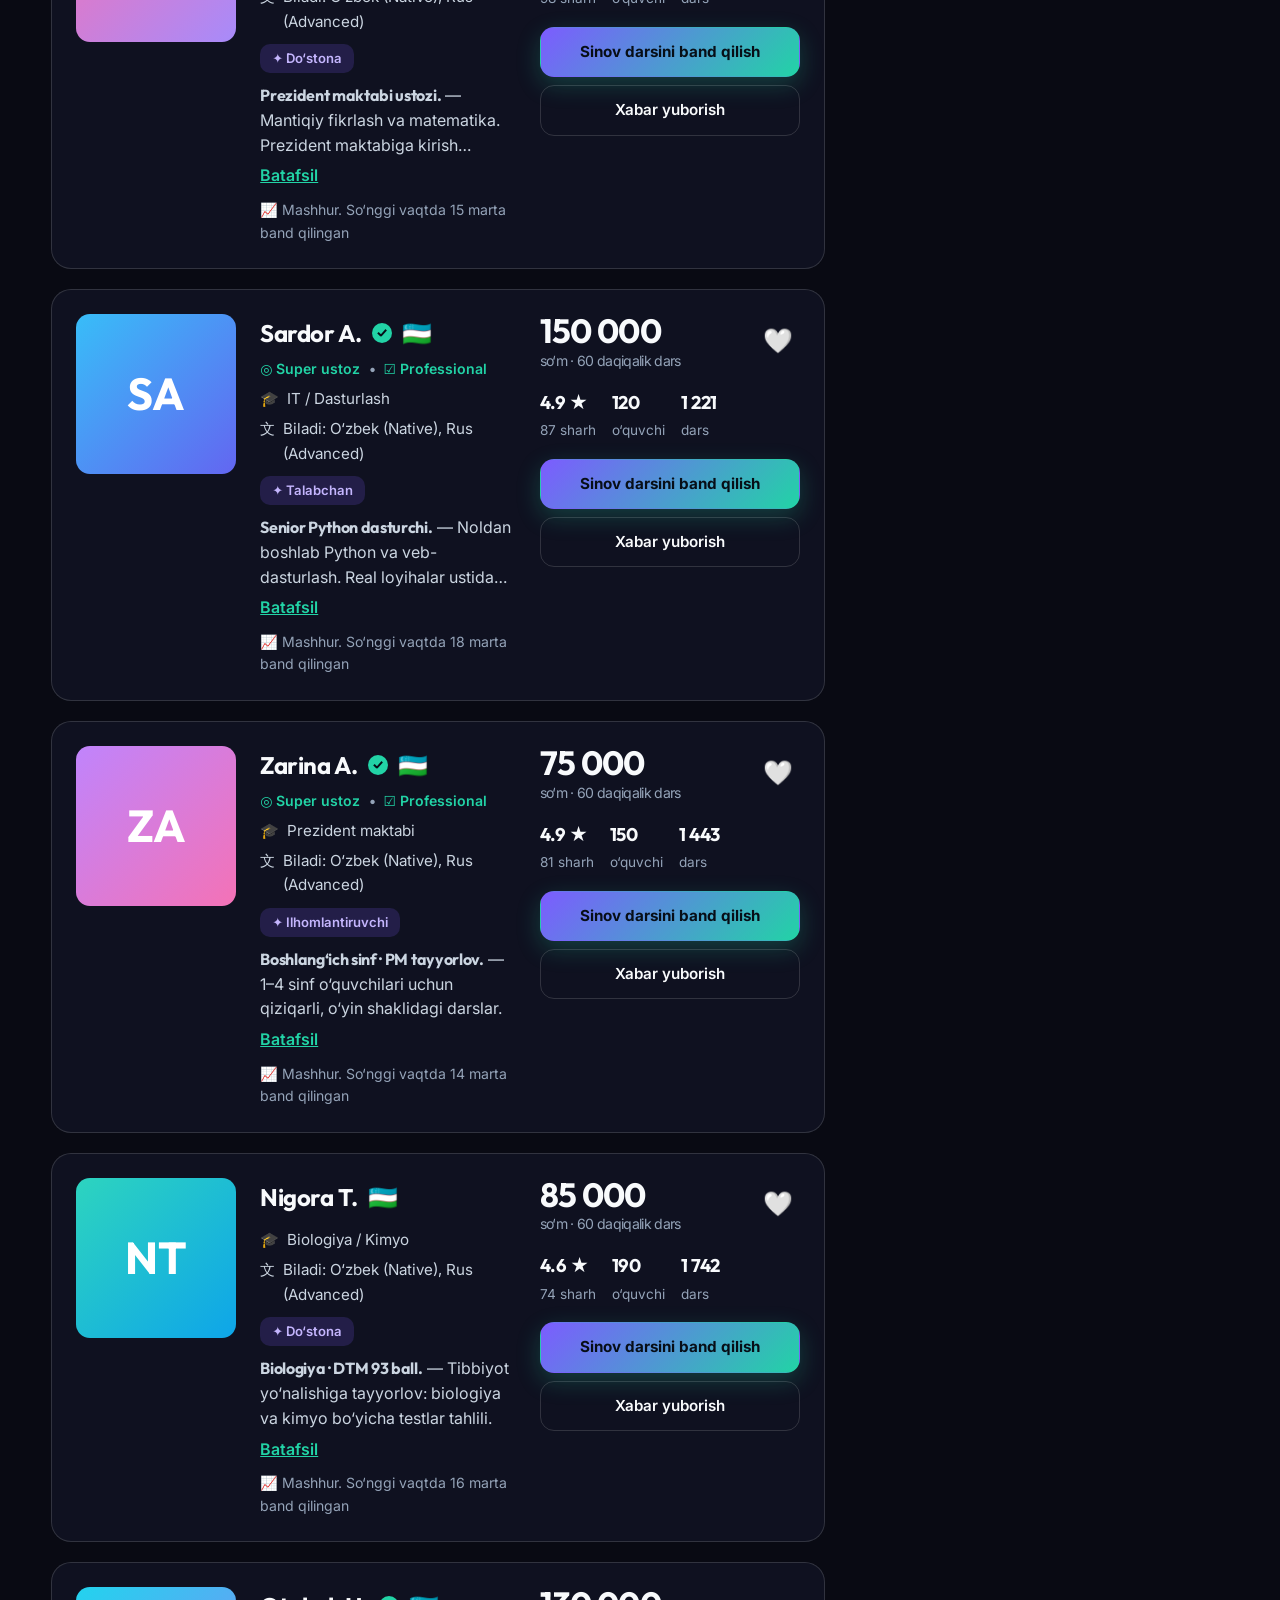
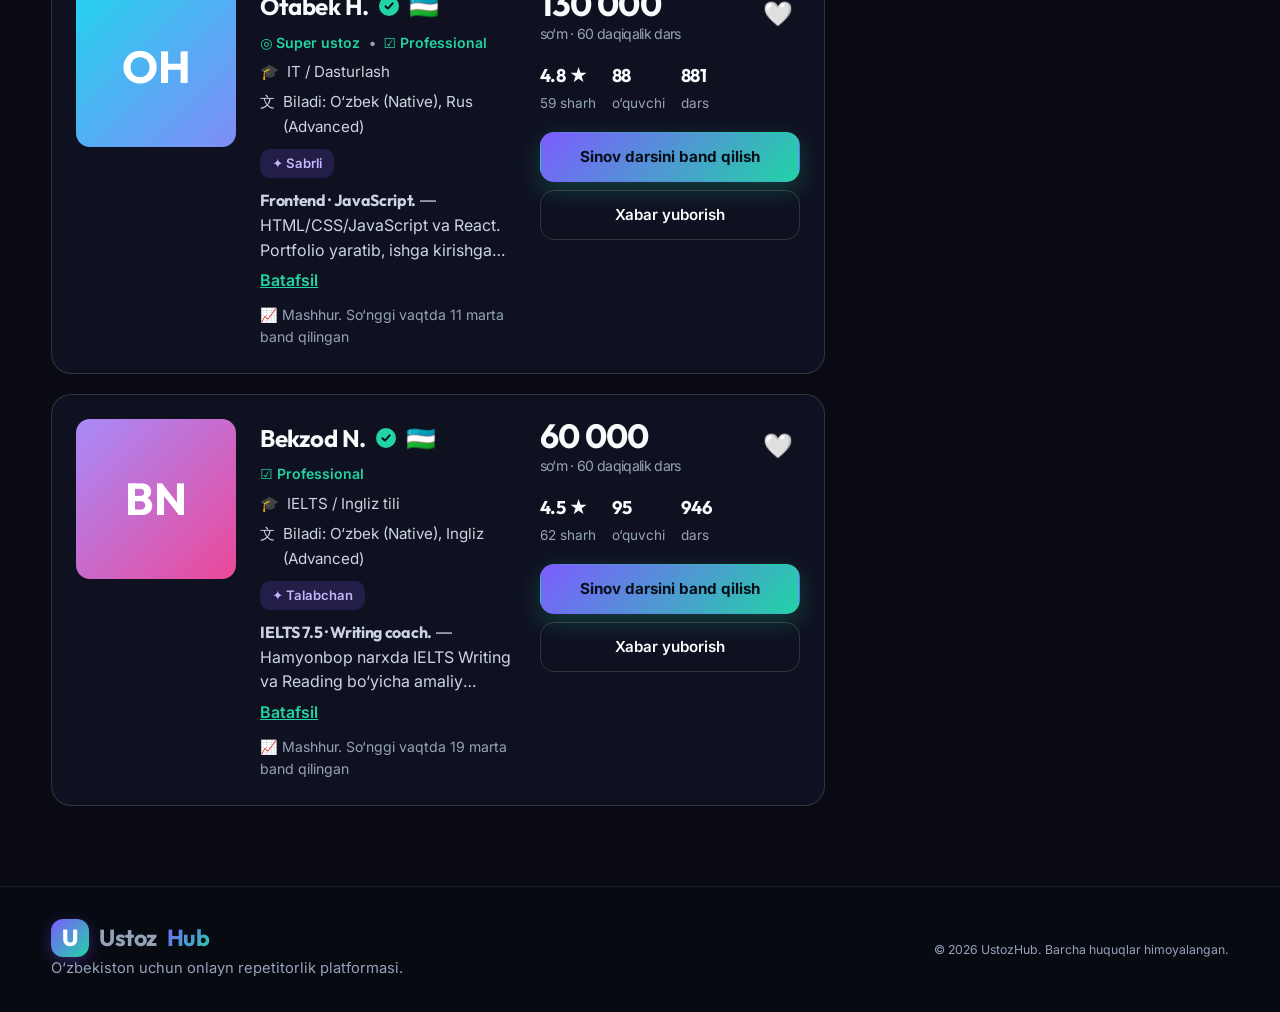
<file: tutors.html>
<!DOCTYPE html>
<html lang="uz" data-theme="dark">
<head>
  <meta charset="UTF-8" />
  <meta name="viewport" content="width=device-width, initial-scale=1" />
  <title>Ustoz qidirish — UstozHub</title>
  <meta name="description" content="IELTS, DTM, Prezident maktabi va boshqa fanlar bo‘yicha tasdiqlangan repetitorlar. Onlayn dars, Click/Payme to‘lov, xavfsiz kafolat." />
  <link rel="preconnect" href="https://fonts.googleapis.com" />
  <link rel="preconnect" href="https://fonts.gstatic.com" crossorigin />
  <link href="https://fonts.googleapis.com/css2?family=Inter:wght@400;500;600&family=Outfit:wght@500;600;700;800&display=swap" rel="stylesheet" />
  <link rel="stylesheet" href="css/styles.css" />
</head>
<body>
  <a href="#main" class="skip-link">Asosiy kontentga o‘tish</a>
  <div class="bg-orbs" aria-hidden="true"><span></span><span></span><span></span></div>

  <header class="nav" id="nav" role="banner">
    <div class="container nav__inner">
      <a href="index.html" class="logo" aria-label="UstozHub bosh sahifasi"><span class="logo__mark">U</span>Ustoz<b>Hub</b></a>
      <nav class="nav__links" id="navLinks" aria-label="Asosiy menyu">
        <a href="tutors.html" class="active" aria-current="page">Ustoz qidirish</a>
        <a href="index.html#how">Qanday ishlaydi</a>
        <a href="index.html#parents">Ota-onalar</a>
        <a href="classroom.html">Dars xonasi</a>
        <a href="index.html#pricing">Narxlar</a>
      </nav>
      <div class="nav__actions">
        <button class="icon-btn" id="themeToggle" aria-label="Mavzuni almashtirish (yorug‘ yoki to‘q)">🌙</button>
        <div id="userNavArea"></div>
        <a href="index.html" class="btn btn--ghost btn--sm">Bosh sahifa</a>
        <button class="icon-btn burger" id="burger" aria-label="Mobil menyuni ochish" aria-expanded="false" aria-controls="navLinks">☰</button>
      </div>
    </div>
  </header>

  <main id="main" role="main">
    <!-- TUTOR SEARCH (Preply-style) -->
    <section class="container section tpage" id="tutors" aria-labelledby="pageTitle">
      <div class="section__head">
        <h1 id="pageTitle">Ustoz <span class="grad">qidirish</span></h1>
        <p>Maqsad va jadvalingizga mos tajribali ustozlar bilan birma-bir darslar</p>
      </div>

      <div class="sfilters" role="search" aria-label="Ustozlarni saralash va filtrlash">
        <div class="frow r1">
          <label class="fbox"><small>Men o‘rganmoqchiman</small><select id="fSubject" aria-label="O‘rganiladigan fanni tanlang"></select></label>
          <label class="fbox"><small>Narx (bir dars)</small>
            <select id="fPrice" aria-label="Narx oralig‘i">
              <option value="0-999999">30 000 – 200 000+ so‘m</option>
              <option value="0-60000">60 000 so‘mgacha</option>
              <option value="60000-100000">60 000 – 100 000 so‘m</option>
              <option value="100000-999999">100 000 so‘mdan yuqori</option>
            </select></label>
          <label class="fbox"><small>Dars tili</small>
            <select id="fLang" aria-label="Dars o‘tiladigan til">
              <option value="all">Istalgan til</option><option value="O‘zbek">O‘zbek</option>
              <option value="Rus">Rus</option><option value="Ingliz">Ingliz</option>
            </select></label>
          <label class="fbox"><small>Men bo‘shman</small>
            <select id="fTime" aria-label="Dars uchun qulay vaqt">
              <option value="all">Vaqtni tanlang</option>
              <option value="morning">Ertalab (06:00–12:00)</option>
              <option value="day">Kunduz (12:00–17:00)</option>
              <option value="evening">Kechqurun (17:00–23:00)</option>
            </select></label>
        </div>
        <div class="frow r2">
          <label class="fbox small"><select id="fFormat" aria-label="Dars formati"><option value="all">Format</option><option value="solo">Yakka (1-ga-1)</option><option value="group">Mini-guruh</option></select></label>
          <label class="fbox small"><select id="fVerified" aria-label="Ustoz darajasi"><option value="all">Barcha ustozlar</option><option value="super">Super ustoz</option><option value="verified">Faqat tasdiqlangan</option></select></label>
          <span class="grow"></span>
          <label class="fbox small"><select id="fSort" aria-label="Natijalarni saralash tartibi">
            <option value="top">Saralash: Eng yaxshilari</option><option value="priceAsc">Arzonroq</option>
            <option value="priceDesc">Qimmatroq</option><option value="rating">Reyting</option><option value="lessons">Ko‘p dars o‘tgan</option></select></label>
          <label class="fbox small search"><span>🔍</span><input id="fSearch" placeholder="Ism yoki kalit so‘z bo‘yicha qidirish" aria-label="Ustoz ismi yoki kalit so‘z bo‘yicha qidiruv" /></label>
        </div>
      </div>

      <h3 class="listtitle" id="listTitle"></h3>
      <div class="slayout">
        <div class="slist" id="list"></div>
        <aside class="sside"><div class="sside__box glass" id="side"></div></aside>
      </div>
    </section>

  </main>

  <footer class="footer">
    <div class="container footer__in">
      <div><a href="index.html" class="logo"><span class="logo__mark">U</span>Ustoz<b>Hub</b></a><p>O‘zbekiston uchun onlayn repetitorlik platformasi.</p></div>
      <small>© 2026 UstozHub. Barcha huquqlar himoyalangan.</small>
    </div>
  </footer>

  <!-- Modal -->
  <div class="overlay" id="overlay" hidden>
    <div class="modal glass" role="dialog" aria-modal="true" id="modal">
      <button class="modal__x" id="modalX" aria-label="Yopish">✕</button>
      <div id="modalBody"></div>
    </div>
  </div>

  <div class="toasts" id="toasts"></div>

  <script src="js/data.js"></script>
  <script src="js/common.js"></script>
  <script src="js/tutors.js"></script>
</body>
</html>
</file>
<file: css/styles.css>
/* ==========================================================================
   USTOZHUB DESIGN SYSTEM & TOKEN ARCHITECTURE (WCAG 2.1 AA Compliant)
   Framework: UI/UX Audit & 7-Skill Design Engine
   ========================================================================== */

:root {
  /* Surface Tokens (Dark Mode by default) */
  --bg-canvas: #090a13;
  --bg-surface: #101221;
  --bg-surface-elevated: #16192e;
  --bg-surface-glass: rgba(18, 21, 38, 0.72);
  --bg-card: rgba(255, 255, 255, 0.05);

  /* Text & Content Tokens */
  --text-primary: #f8fafc;
  --text-secondary: #cbd5e1;
  --text-muted: #94a3b8;
  --text-inverse: #090a13;

  /* Border Tokens */
  --border-subtle: rgba(255, 255, 255, 0.08);
  --border-default: rgba(255, 255, 255, 0.14);
  --border-strong: rgba(255, 255, 255, 0.28);
  --focus-ring: #22d3a6;

  /* Accent & Semantic Brand Tokens */
  --accent-primary: #7c5cff;
  --accent-primary-hover: #6c47ff;
  --accent-secondary: #22d3a6;
  --accent-secondary-hover: #1abc9c;
  --accent-warm: #ff7a59;
  --grad: linear-gradient(135deg, #7c5cff 0%, #22d3a6 100%);
  --grad-hover: linear-gradient(135deg, #6c47ff 0%, #1abc9c 100%);

  /* State Tokens */
  --color-success: #10b981;
  --color-warning: #f59e0b;
  --color-danger: #ef4444;
  --color-info: #3b82f6;

  /* Spatial Scale (8px Grid Rhythm) */
  --space-1: 4px;
  --space-2: 8px;
  --space-3: 12px;
  --space-4: 16px;
  --space-5: 20px;
  --space-6: 24px;
  --space-8: 32px;
  --space-10: 40px;
  --space-12: 48px;
  --space-16: 64px;

  /* Radii */
  --r-xs: 6px;
  --r-sm: 10px;
  --r-md: 14px;
  --r-lg: 20px;
  --r-xl: 28px;
  --r-full: 9999px;

  /* Shadows */
  --shadow-sm: 0 2px 8px rgba(0, 0, 0, 0.25);
  --shadow-md: 0 8px 24px rgba(0, 0, 0, 0.35);
  --shadow-lg: 0 20px 50px rgba(0, 0, 0, 0.5);
  --shadow-glow: 0 0 40px rgba(124, 92, 255, 0.25);

  /* Animation Easing */
  --ease-spring: cubic-bezier(0.16, 1, 0.3, 1);
  --ease-smooth: cubic-bezier(0.4, 0, 0.2, 1);
}

[data-theme="light"] {
  /* Surface Tokens (Light Mode - High Contrast WCAG AA) */
  --bg-canvas: #f8faff;
  --bg-surface: #ffffff;
  --bg-surface-elevated: #f1f5f9;
  --bg-surface-glass: rgba(255, 255, 255, 0.85);
  --bg-card: rgba(255, 255, 255, 0.95);

  /* Text Tokens */
  --text-primary: #0f172a;
  --text-secondary: #334155;
  --text-muted: #64748b;
  --text-inverse: #f8fafc;

  /* Border Tokens */
  --border-subtle: rgba(15, 23, 42, 0.08);
  --border-default: rgba(15, 23, 42, 0.14);
  --border-strong: rgba(15, 23, 42, 0.24);
  --focus-ring: #059669;

  /* Accent */
  --accent-primary: #6343f4;
  --accent-secondary: #059669;
  --grad: linear-gradient(135deg, #6343f4 0%, #059669 100%);
  --grad-hover: linear-gradient(135deg, #5333e0 0%, #047857 100%);

  /* Shadows */
  --shadow-sm: 0 2px 8px rgba(15, 23, 42, 0.06);
  --shadow-md: 0 8px 24px rgba(15, 23, 42, 0.08);
  --shadow-lg: 0 20px 40px rgba(15, 23, 42, 0.12);
  --shadow-glow: 0 0 35px rgba(99, 67, 244, 0.15);
}

/* Base Resets */
*, *::before, *::after {
  box-sizing: border-box;
  margin: 0;
  padding: 0;
}

html {
  scroll-behavior: smooth;
  font-size: 16px;
  -webkit-text-size-adjust: 100%;
}

body {
  font-family: Inter, system-ui, -apple-system, sans-serif;
  background-color: var(--bg-canvas);
  color: var(--text-primary);
  line-height: 1.6;
  overflow-x: hidden;
  transition: background-color 0.25s var(--ease-smooth), color 0.25s var(--ease-smooth);
}

h1, h2, h3, h4, .logo, .price, .pprice, .hero__big, b {
  font-family: Outfit, Inter, sans-serif;
  font-weight: 700;
  letter-spacing: -0.02em;
}

a {
  color: inherit;
  text-decoration: none;
  transition: color 0.2s var(--ease-smooth);
}

button, input, select, textarea {
  font: inherit;
  color: inherit;
  border: 0;
  background: transparent;
}

/* Accessibility: Skip to Content */
.skip-link {
  position: absolute;
  top: -60px;
  left: 20px;
  background: var(--accent-secondary);
  color: #000;
  padding: 10px 18px;
  border-radius: var(--r-sm);
  font-weight: 700;
  z-index: 1000;
  transition: top 0.2s var(--ease-smooth);
}
.skip-link:focus {
  top: 15px;
}

/* Accessibility: Universal Focus Ring */
:focus-visible {
  outline: 2px solid var(--focus-ring);
  outline-offset: 3px;
  border-radius: 4px;
}

/* Container */
.container {
  width: min(1200px, 92%);
  margin-inline: auto;
}

.section {
  padding-block: var(--space-12);
}

/* Ambient Gradients */
.grad {
  background: var(--grad);
  -webkit-background-clip: text;
  background-clip: text;
  color: transparent;
  display: inline;
}

.glass {
  background: var(--bg-surface-glass);
  border: 1px solid var(--border-default);
  backdrop-filter: blur(16px);
  -webkit-backdrop-filter: blur(16px);
  border-radius: var(--r-lg);
  box-shadow: var(--shadow-sm);
  transition: border-color 0.2s var(--ease-smooth), box-shadow 0.2s var(--ease-smooth);
}

/* Ambient Floating Orbs */
.bg-orbs span {
  position: fixed;
  border-radius: 50%;
  filter: blur(120px);
  opacity: 0.3;
  z-index: -1;
  pointer-events: none;
  animation: drift 20s ease-in-out infinite alternate;
}
.bg-orbs span:nth-child(1) { width: 500px; height: 500px; background: var(--accent-primary); top: -140px; left: -100px; }
.bg-orbs span:nth-child(2) { width: 440px; height: 440px; background: var(--accent-secondary); top: 38%; right: -120px; animation-delay: -6s; }
.bg-orbs span:nth-child(3) { width: 400px; height: 400px; background: var(--accent-warm); bottom: -120px; left: 25%; animation-delay: -12s; opacity: 0.18; }
@keyframes drift { to { transform: translate(60px, 40px) scale(1.15); } }

/* ==========================================================================
   NAVIGATION
   ========================================================================== */
.nav {
  position: sticky;
  top: 0;
  z-index: 60;
  backdrop-filter: blur(20px);
  -webkit-backdrop-filter: blur(20px);
  background: color-mix(in srgb, var(--bg-canvas) 80%, transparent);
  border-bottom: 1px solid var(--border-subtle);
  height: 72px;
}
.nav__inner {
  display: flex;
  align-items: center;
  justify-content: space-between;
  height: 100%;
  gap: var(--space-4);
}
.logo {
  font-size: 1.45rem;
  font-weight: 700;
  display: flex;
  align-items: center;
  gap: 10px;
  flex-shrink: 0;
}
.logo b {
  background: var(--grad);
  -webkit-background-clip: text;
  background-clip: text;
  color: transparent;
}
.logo__mark {
  width: 38px;
  height: 38px;
  border-radius: 12px;
  background: var(--grad);
  display: grid;
  place-items: center;
  color: #fff;
  font-weight: 800;
  box-shadow: 0 4px 14px rgba(124, 92, 255, 0.35);
}

.nav__links {
  display: flex;
  gap: var(--space-6);
}
.nav__links a {
  color: var(--text-secondary);
  font-weight: 500;
  font-size: 0.95rem;
  padding: 6px 4px;
  position: relative;
  transition: color 0.2s var(--ease-smooth);
}
.nav__links a:hover {
  color: var(--text-primary);
}
.nav__links a.active {
  color: var(--text-primary);
  font-weight: 600;
}
.nav__links a.active::after {
  content: "";
  position: absolute;
  left: 0;
  right: 0;
  bottom: -4px;
  height: 2px;
  border-radius: var(--r-full);
  background: var(--grad);
}

.nav__actions {
  display: flex;
  align-items: center;
  gap: var(--space-3);
}

/* Touch Targets: min 44x44px */
.icon-btn {
  width: 44px;
  height: 44px;
  border-radius: var(--r-sm);
  border: 1px solid var(--border-default);
  background: var(--bg-card);
  display: grid;
  place-items: center;
  cursor: pointer;
  transition: transform 0.2s var(--ease-spring), border-color 0.2s var(--ease-smooth), background 0.2s var(--ease-smooth);
  font-size: 1.1rem;
}
.icon-btn:hover {
  transform: translateY(-2px);
  border-color: var(--border-strong);
  background: var(--bg-surface-elevated);
}
.icon-btn:active {
  transform: scale(0.95);
}
.burger {
  display: none;
}

/* ==========================================================================
   BUTTON SYSTEM (IxD Micro-interactions)
   ========================================================================== */
.btn {
  display: inline-flex;
  align-items: center;
  justify-content: center;
  gap: var(--space-2);
  min-height: 44px;
  padding: 12px 24px;
  border-radius: var(--r-md);
  font-weight: 600;
  font-size: 0.95rem;
  cursor: pointer;
  text-align: center;
  transition: transform 0.2s var(--ease-spring), box-shadow 0.2s var(--ease-smooth), background 0.2s var(--ease-smooth), border-color 0.2s var(--ease-smooth);
  user-select: none;
}
.btn:active {
  transform: scale(0.97);
}
.btn--sm {
  min-height: 38px;
  padding: 8px 16px;
  font-size: 0.88rem;
  border-radius: var(--r-sm);
}
.btn--primary {
  background: var(--grad);
  color: #070e17;
  font-weight: 700;
  box-shadow: 0 8px 24px rgba(34, 211, 166, 0.24);
  border: 1px solid transparent;
}
.btn--primary:hover {
  background: var(--grad-hover);
  transform: translateY(-2px);
  box-shadow: 0 12px 30px rgba(124, 92, 255, 0.35);
}
.btn--ghost {
  background: transparent;
  border: 1px solid var(--border-default);
  color: var(--text-primary);
}
.btn--ghost:hover {
  background: var(--bg-card);
  border-color: var(--border-strong);
  transform: translateY(-2px);
}
.btn:disabled, .btn[aria-disabled="true"] {
  opacity: 0.5;
  cursor: not-allowed;
  transform: none !important;
  box-shadow: none !important;
}

.chip {
  display: inline-flex;
  align-items: center;
  gap: 6px;
  padding: 6px 14px;
  border-radius: var(--r-full);
  border: 1px solid var(--border-default);
  background: var(--bg-card);
  font-size: 0.85rem;
  color: var(--text-secondary);
  font-weight: 500;
}
.chip--glow {
  color: var(--accent-secondary);
  border-color: rgba(34, 211, 166, 0.35);
  background: rgba(34, 211, 166, 0.08);
}
.chip--ok {
  color: var(--color-success);
  border-color: rgba(16, 185, 129, 0.3);
  background: rgba(16, 185, 129, 0.08);
}

/* ==========================================================================
   HERO SECTION
   ========================================================================== */
.hero {
  display: grid;
  grid-template-columns: 1.15fr 0.85fr;
  gap: var(--space-10);
  align-items: center;
  padding-block: var(--space-16) var(--space-10);
}
.hero h1 {
  font-size: clamp(2.4rem, 4.8vw, 3.8rem);
  line-height: 1.1;
  margin: var(--space-4) 0;
}
.lead {
  color: var(--text-secondary);
  font-size: 1.125rem;
  max-width: 540px;
  line-height: 1.6;
}

.search {
  display: flex;
  gap: var(--space-2);
  margin: var(--space-6) 0 var(--space-3);
  padding: 6px;
  border-radius: var(--r-lg);
  max-width: 540px;
  background: var(--bg-surface-glass);
  border: 1.5px solid var(--border-default);
  box-shadow: var(--shadow-sm);
  transition: border-color 0.2s var(--ease-smooth);
}
.search:focus-within {
  border-color: var(--accent-secondary);
  box-shadow: 0 0 0 3px rgba(34, 211, 166, 0.15);
}
.search input {
  flex: 1;
  padding-inline: var(--space-4);
  font-size: 1rem;
  color: var(--text-primary);
  outline: 0;
}
.search input::placeholder {
  color: var(--text-muted);
}

.quick {
  display: flex;
  gap: var(--space-2);
  flex-wrap: wrap;
  align-items: center;
}
.quick button {
  padding: 6px 14px;
  min-height: 36px;
  border-radius: var(--r-full);
  border: 1px solid var(--border-default);
  background: var(--bg-card);
  font-size: 0.85rem;
  color: var(--text-secondary);
  cursor: pointer;
  transition: all 0.2s var(--ease-spring);
}
.quick button:hover {
  border-color: var(--accent-secondary);
  color: var(--accent-secondary);
  transform: translateY(-2px);
}

.stats {
  display: flex;
  gap: var(--space-8);
  margin-top: var(--space-8);
  border-top: 1px solid var(--border-subtle);
  padding-top: var(--space-6);
}
.stats b {
  font-size: 2.1rem;
  display: block;
  line-height: 1.1;
  color: var(--text-primary);
}
.stats span {
  color: var(--text-muted);
  font-size: 0.88rem;
}

.hero__visual {
  position: relative;
  height: 420px;
  display: grid;
  place-items: center;
}
.hero__circle {
  width: 290px;
  height: 290px;
  border-radius: 50%;
  background: var(--grad);
  display: grid;
  place-items: center;
  box-shadow: var(--shadow-glow);
  animation: pulseOrb 6s ease-in-out infinite;
}
@keyframes pulseOrb {
  50% { transform: scale(1.05); filter: brightness(1.08); }
}
.hero__big {
  font-size: 6.8rem;
  font-weight: 800;
  color: #fff;
  opacity: 0.95;
  user-select: none;
}

.float-card {
  position: absolute;
  padding: 12px 18px;
  display: flex;
  gap: 12px;
  align-items: center;
  font-size: 0.9rem;
  box-shadow: var(--shadow-md);
  animation: floatCard 6s ease-in-out infinite;
  border-radius: var(--r-md);
}
.float-card small {
  color: var(--text-muted);
  font-size: 0.8rem;
}
.fc1 { top: 20px; left: 0; }
.fc2 { bottom: 50px; left: -10px; animation-delay: -2s; }
.fc3 { top: 120px; right: -10px; animation-delay: -4s; }
@keyframes floatCard {
  50% { transform: translateY(-12px); }
}

.avatar {
  width: 44px;
  height: 44px;
  border-radius: 50%;
  background: linear-gradient(135deg, var(--a), var(--b));
  display: grid;
  place-items: center;
  font-weight: 700;
  color: #fff;
  flex-shrink: 0;
  user-select: none;
}
.avatar.big {
  width: 80px;
  height: 80px;
  font-size: 1.6rem;
}

/* ==========================================================================
   CATEGORIES GRID
   ========================================================================== */
.cats {
  display: grid;
  grid-template-columns: repeat(auto-fit, minmax(160px, 1fr));
  gap: var(--space-4);
}
.cat {
  padding: var(--space-5) var(--space-3);
  text-align: center;
  cursor: pointer;
  border-radius: var(--r-md);
  transition: transform 0.25s var(--ease-spring), border-color 0.2s var(--ease-smooth), box-shadow 0.2s var(--ease-smooth);
  display: block;
}
.cat:hover {
  transform: translateY(-6px);
  border-color: var(--accent-secondary);
  box-shadow: var(--shadow-md);
}
.cat span {
  font-size: 2.2rem;
  display: block;
  margin-bottom: var(--space-2);
}
.cat small {
  font-weight: 600;
  font-size: 0.92rem;
  color: var(--text-primary);
  display: block;
}

.section__head {
  text-align: center;
  margin-bottom: var(--space-8);
}
.section__head h1, .section__head h2, .two h2, .cta h2 {
  font-size: clamp(1.9rem, 3.5vw, 2.7rem);
  line-height: 1.2;
}
.section__head p {
  color: var(--text-muted);
  margin-top: var(--space-2);
  font-size: 1.05rem;
}

/* ==========================================================================
   TUTORS SEARCH PAGE & FILTERS (Preply Pattern)
   ========================================================================== */
.tpage {
  padding-top: var(--space-6);
}
.sfilters {
  display: grid;
  gap: var(--space-3);
  margin-bottom: var(--space-6);
}
.frow {
  display: flex;
  gap: var(--space-3);
  flex-wrap: wrap;
}
.r1 .fbox {
  flex: 1;
  min-width: 210px;
}
.fbox {
  position: relative;
  border: 1.5px solid var(--border-default);
  border-radius: var(--r-md);
  background: var(--bg-surface-glass);
  backdrop-filter: blur(12px);
  display: flex;
  flex-direction: column;
  justify-content: center;
  padding: 8px 16px;
  min-height: 60px;
  transition: border-color 0.2s var(--ease-smooth), box-shadow 0.2s var(--ease-smooth);
}
.fbox:hover, .fbox:focus-within {
  border-color: var(--accent-secondary);
  box-shadow: 0 0 0 3px rgba(34, 211, 166, 0.12);
}
.fbox small {
  font-size: 0.78rem;
  color: var(--text-muted);
  font-weight: 500;
}
.fbox select, .fbox input {
  border: 0;
  outline: 0;
  background: transparent;
  font-weight: 600;
  font-size: 0.95rem;
  width: 100%;
  appearance: none;
  -webkit-appearance: none;
  cursor: pointer;
  padding-right: 24px;
  color: var(--text-primary);
  background-image: linear-gradient(45deg, transparent 50%, var(--text-primary) 50%), linear-gradient(135deg, var(--text-primary) 50%, transparent 50%);
  background-position: calc(100% - 12px) 55%, calc(100% - 7px) 55%;
  background-size: 5px 5px;
  background-repeat: no-repeat;
}
.fbox select option {
  background: var(--bg-surface);
  color: var(--text-primary);
}
.fbox input {
  background-image: none;
  cursor: text;
  padding-right: 0;
}
.fbox.small {
  padding: 0 16px;
  height: 52px;
  min-height: 52px;
}
.fbox.search {
  flex-direction: row;
  align-items: center;
  gap: var(--space-2);
  min-width: 300px;
}
.grow {
  flex: 1;
}

.listtitle {
  font-size: clamp(1.3rem, 2.2vw, 1.8rem);
  margin-bottom: var(--space-5);
  color: var(--text-primary);
}

.slayout {
  display: grid;
  grid-template-columns: minmax(0, 1fr) 380px;
  gap: var(--space-6);
  align-items: start;
}
.slist {
  display: grid;
  gap: var(--space-5);
}

/* Tutor Card */
.pcard {
  border: 1.5px solid var(--border-default);
  border-radius: var(--r-lg);
  background: var(--bg-surface-glass);
  backdrop-filter: blur(14px);
  padding: var(--space-6);
  display: grid;
  grid-template-columns: 160px 1fr 260px;
  gap: var(--space-6);
  transition: border-color 0.25s var(--ease-smooth), transform 0.25s var(--ease-spring), box-shadow 0.25s var(--ease-smooth);
  cursor: pointer;
  position: relative;
}
.pcard:hover {
  border-color: rgba(124, 92, 255, 0.6);
  transform: translateY(-3px);
  box-shadow: var(--shadow-md);
}
.pcard.sel {
  border-color: var(--accent-secondary);
  box-shadow: 0 0 0 3px rgba(34, 211, 166, 0.18), var(--shadow-md);
}

.photo {
  width: 160px;
  height: 160px;
  border-radius: var(--r-md);
  background: linear-gradient(135deg, var(--a), var(--b));
  display: grid;
  place-items: center;
  color: #fff;
  font-size: 2.8rem;
  font-weight: 700;
  font-family: Outfit;
  user-select: none;
}

.info h3 {
  font-size: 1.5rem;
  display: flex;
  align-items: center;
  gap: 10px;
  flex-wrap: wrap;
}
.shield {
  display: inline-grid;
  place-items: center;
  width: 20px;
  height: 20px;
  background: var(--accent-secondary);
  color: #070e17;
  font-size: 0.72rem;
  border-radius: 50%;
  font-weight: 900;
}
.badges {
  margin-top: 6px;
  display: flex;
  gap: 8px;
  font-weight: 600;
  font-size: 0.88rem;
  color: var(--accent-secondary);
}
.badges .dot {
  color: var(--text-muted);
}
.pline {
  margin-top: 6px;
  display: flex;
  gap: 8px;
  color: var(--text-secondary);
  font-size: 0.95rem;
}
.pline em {
  font-style: normal;
}
.tag {
  display: inline-block;
  margin-top: 10px;
  padding: 4px 12px;
  border-radius: var(--r-sm);
  font-weight: 600;
  font-size: 0.82rem;
  background: rgba(124, 92, 255, 0.18);
  color: #c4b5fd;
}
[data-theme="light"] .tag {
  color: #5b21b6;
  background: rgba(99, 67, 244, 0.12);
}
.bio {
  margin-top: 10px;
  line-height: 1.55;
  color: var(--text-secondary);
  display: -webkit-box;
  -webkit-line-clamp: 3;
  -webkit-box-orient: vertical;
  overflow: hidden;
}
.more {
  margin-top: 6px;
  font-weight: 600;
  text-decoration: underline;
  background: none;
  border: 0;
  padding: 0;
  cursor: pointer;
  color: var(--accent-secondary);
}
.pop {
  margin-top: 10px;
  color: var(--text-muted);
  font-size: 0.88rem;
}

.buy {
  display: flex;
  flex-direction: column;
}
.buy__top {
  display: flex;
  justify-content: space-between;
}
.pprice {
  font-size: 2.1rem;
  line-height: 1;
}
.pprice small {
  display: block;
  font-family: Inter, sans-serif;
  font-size: 0.88rem;
  font-weight: 400;
  color: var(--text-muted);
  margin-top: 6px;
}
.heart {
  min-width: 44px;
  min-height: 44px;
  border-radius: var(--r-sm);
  display: grid;
  place-items: center;
  font-size: 1.5rem;
  cursor: pointer;
  transition: transform 0.2s var(--ease-spring);
}
.heart:hover {
  transform: scale(1.2);
}
.pstats {
  display: flex;
  gap: var(--space-4);
  margin: var(--space-5) 0 var(--space-4);
}
.pstats b {
  display: block;
  font-size: 1.15rem;
}
.pstats span {
  color: var(--text-muted);
  font-size: 0.85rem;
}
.buy .btn {
  width: 100%;
}
.buy .btn + .btn {
  margin-top: var(--space-2);
}

.sside {
  position: sticky;
  top: 90px;
}
.sside__box {
  padding: var(--space-5);
}
.video {
  position: relative;
  aspect-ratio: 16/10;
  border-radius: var(--r-md);
  background: linear-gradient(135deg, var(--a), var(--b));
  display: grid;
  place-items: center;
  color: #fff;
  font-family: Outfit;
  font-size: 3.5rem;
  font-weight: 700;
  overflow: hidden;
}
.video .play {
  position: absolute;
  right: 14px;
  bottom: 14px;
  width: 52px;
  height: 52px;
  border-radius: 50%;
  background: #fff;
  color: #070e17;
  font-size: 1.2rem;
  cursor: pointer;
  box-shadow: 0 8px 24px rgba(0, 0, 0, 0.35);
  transition: transform 0.2s var(--ease-spring);
}
.video .play:hover {
  transform: scale(1.12);
}
.video.playing .play {
  display: none;
}
.video .wave {
  display: none;
  position: absolute;
  inset: auto 0 16px;
  justify-content: center;
  gap: 5px;
  align-items: flex-end;
  height: 30px;
}
.video.playing .wave {
  display: flex;
}
.wave i {
  width: 5px;
  background: #fff;
  border-radius: 3px;
  animation: wv 0.8s ease-in-out infinite;
}
.wave i:nth-child(2n) { animation-delay: 0.2s; }
.wave i:nth-child(3n) { animation-delay: 0.4s; }
@keyframes wv {
  0%, 100% { height: 6px; }
  50% { height: 26px; }
}

.sside .btn {
  width: 100%;
  margin-top: var(--space-3);
}
.sside .btn:first-of-type {
  margin-top: var(--space-5);
}

.empty {
  padding: 60px 20px;
  text-align: center;
  color: var(--text-muted);
  border: 2px dashed var(--border-default);
  border-radius: var(--r-lg);
  display: grid;
  gap: 12px;
  place-items: center;
}

/* ==========================================================================
   HOW IT WORKS & PARENTS DASHBOARD
   ========================================================================== */
.steps {
  display: grid;
  grid-template-columns: repeat(auto-fit, minmax(220px, 1fr));
  gap: var(--space-4);
}
.step {
  padding: var(--space-6);
  transition: transform 0.25s var(--ease-spring);
}
.step:hover {
  transform: translateY(-6px);
}
.step i {
  display: grid;
  place-items: center;
  width: 44px;
  height: 44px;
  border-radius: var(--r-sm);
  background: var(--grad);
  color: #070e17;
  font-weight: 800;
  font-style: normal;
  margin-bottom: var(--space-4);
}
.step h3 {
  font-size: 1.25rem;
  margin-bottom: 6px;
}
.step p {
  color: var(--text-muted);
  font-size: 0.92rem;
}

.two {
  display: grid;
  grid-template-columns: 1fr 1fr;
  gap: var(--space-12);
  align-items: center;
}
.two h2 {
  margin: var(--space-3) 0 var(--space-4);
}
.ticks {
  list-style: none;
  display: grid;
  gap: var(--space-3);
  margin-bottom: var(--space-6);
}
.ticks li {
  display: flex;
  align-items: flex-start;
  gap: 10px;
  color: var(--text-secondary);
}
.ticks li::before {
  content: "✓";
  color: var(--accent-secondary);
  font-weight: 800;
  flex-shrink: 0;
}

.toggle {
  display: inline-flex;
  align-items: center;
  gap: 12px;
  margin-bottom: var(--space-4);
  cursor: pointer;
  user-select: none;
  min-height: 44px;
}
.toggle input {
  display: none;
}
.toggle span {
  width: 48px;
  height: 28px;
  border-radius: var(--r-full);
  background: var(--border-strong);
  position: relative;
  transition: background 0.25s var(--ease-smooth);
}
.toggle span::after {
  content: "";
  position: absolute;
  top: 3px;
  left: 3px;
  width: 22px;
  height: 22px;
  border-radius: 50%;
  background: #fff;
  transition: transform 0.25s var(--ease-spring);
  box-shadow: var(--shadow-sm);
}
.toggle input:checked + span {
  background: var(--accent-secondary);
}
.toggle input:checked + span::after {
  transform: translateX(20px);
}

.dash {
  padding: var(--space-6);
}
.dash__head {
  display: flex;
  justify-content: space-between;
  align-items: center;
  margin-bottom: var(--space-5);
}
.kpis {
  display: grid;
  grid-template-columns: repeat(3, 1fr);
  gap: var(--space-3);
  margin-bottom: var(--space-5);
}
.kpis div {
  padding: var(--space-4);
  border-radius: var(--r-md);
  background: var(--bg-card);
  border: 1px solid var(--border-subtle);
  text-align: center;
}
.kpis b {
  font-size: 1.6rem;
  display: block;
  line-height: 1.1;
  color: var(--text-primary);
}
.kpis small {
  color: var(--text-muted);
  font-size: 0.85rem;
}
.bars {
  display: flex;
  align-items: flex-end;
  gap: 10px;
  height: 130px;
  margin-bottom: var(--space-5);
}
.bars i {
  flex: 1;
  border-radius: 6px 6px 0 0;
  background: var(--grad);
  height: 0;
  transition: height 1s var(--ease-spring);
}
.note {
  padding: var(--space-4);
  border-radius: var(--r-md);
  background: rgba(34, 211, 166, 0.1);
  border-left: 3px solid var(--accent-secondary);
  font-size: 0.92rem;
  color: var(--text-secondary);
}

/* ==========================================================================
   CLASSROOM SHOWCASE CARD (Home)
   ========================================================================== */
.cshowcase {
  display: grid;
  grid-template-columns: 1.1fr 0.9fr;
  gap: var(--space-10);
  padding: var(--space-10);
  align-items: center;
}
.cshowcase__text h2 {
  margin: var(--space-3) 0 var(--space-4);
}
.cshowcase__text .ticks {
  margin: var(--space-4) 0 var(--space-6);
}
.cshowcase__visual {
  display: flex;
  justify-content: center;
}
.cshowcase__card {
  width: 100%;
  max-width: 440px;
  padding: var(--space-5);
  border-radius: var(--r-lg);
  display: flex;
  flex-direction: column;
  gap: var(--space-3);
  box-shadow: var(--shadow-lg);
}
.cshowcase__badge {
  display: inline-flex;
  align-items: center;
  gap: 6px;
  font-size: 0.78rem;
  font-weight: 700;
  color: var(--color-danger);
  background: rgba(239, 68, 68, 0.12);
  padding: 4px 10px;
  border-radius: var(--r-full);
  align-self: flex-start;
}
.cshowcase__mock-vids {
  display: grid;
  grid-template-columns: 1fr 1fr;
  gap: 10px;
}
.mock-vid {
  height: 84px;
  border-radius: var(--r-sm);
  background: var(--bg-surface);
  border: 1px solid var(--border-default);
  display: flex;
  flex-direction: column;
  align-items: center;
  justify-content: center;
  gap: 4px;
  font-size: 0.78rem;
}
.mock-vid b {
  width: 32px;
  height: 32px;
  border-radius: 50%;
  background: linear-gradient(135deg, var(--a), var(--b));
  display: grid;
  place-items: center;
  color: #fff;
  font-size: 0.85rem;
}
.cshowcase__mock-board {
  height: 120px;
  border-radius: var(--r-sm);
  background: #090b14;
  border: 1px dashed var(--border-default);
  position: relative;
  display: flex;
  align-items: center;
  justify-content: center;
  padding: 12px;
  text-align: center;
}
[data-theme="light"] .cshowcase__mock-board {
  background: #fff;
}
.cshowcase__mock-board p {
  font-size: 0.9rem;
  color: var(--accent-secondary);
  font-weight: 600;
}
.mock-pencil {
  position: absolute;
  top: 10px;
  right: 10px;
  font-size: 1.1rem;
}
.cshowcase__chips {
  display: flex;
  gap: 8px;
  justify-content: space-between;
  font-size: 0.75rem;
  color: var(--text-muted);
}
.cshowcase__chips span {
  padding: 4px 10px;
  border-radius: var(--r-xs);
  background: var(--bg-card);
  border: 1px solid var(--border-subtle);
}

/* ==========================================================================
   PRICING PLANS
   ========================================================================== */
.plans {
  display: grid;
  grid-template-columns: repeat(auto-fit, minmax(260px, 1fr));
  gap: var(--space-5);
}
.plan {
  padding: var(--space-8);
  display: flex;
  flex-direction: column;
  gap: var(--space-4);
  position: relative;
  transition: transform 0.25s var(--ease-spring), border-color 0.2s var(--ease-smooth);
}
.plan:hover {
  transform: translateY(-8px);
}
.plan--pop {
  border-color: var(--accent-secondary);
  box-shadow: 0 0 50px rgba(34, 211, 166, 0.2);
}
.plan .price {
  font-size: 2.1rem;
}
.plan ul {
  list-style: none;
  color: var(--text-secondary);
  display: grid;
  gap: var(--space-2);
  flex: 1;
}
.plan li::before {
  content: "✓ ";
  color: var(--accent-secondary);
  font-weight: 800;
}
.badge {
  position: absolute;
  top: -12px;
  right: 20px;
  background: var(--grad);
  color: #070e17;
  padding: 4px 14px;
  border-radius: var(--r-full);
  font-size: 0.78rem;
  font-weight: 700;
  box-shadow: var(--shadow-sm);
}
.pay-logos {
  display: flex;
  gap: var(--space-3);
  justify-content: center;
  margin-top: var(--space-8);
  flex-wrap: wrap;
}
.pay-logos span {
  padding: 8px 18px;
  border-radius: var(--r-sm);
  border: 1px solid var(--border-default);
  background: var(--bg-card);
  font-weight: 600;
  color: var(--text-secondary);
  font-size: 0.9rem;
}

/* CTA */
.cta {
  text-align: center;
  padding: var(--space-12) var(--space-5);
  background: linear-gradient(135deg, rgba(124, 92, 255, 0.22), rgba(34, 211, 166, 0.16));
}
.cta p {
  color: var(--text-secondary);
  margin: var(--space-3) 0 var(--space-6);
  font-size: 1.1rem;
}

/* Footer */
.footer {
  border-top: 1px solid var(--border-subtle);
  padding: var(--space-8) 0;
  margin-top: var(--space-8);
  background: color-mix(in srgb, var(--bg-canvas) 90%, transparent);
}
.footer__in {
  display: flex;
  justify-content: space-between;
  align-items: center;
  flex-wrap: wrap;
  gap: var(--space-4);
  color: var(--text-muted);
  font-size: 0.92rem;
}

/* ==========================================================================
   MODAL SYSTEM (Accessible Dialog)
   ========================================================================== */
.overlay {
  position: fixed;
  inset: 0;
  background: rgba(5, 6, 15, 0.75);
  backdrop-filter: blur(8px);
  z-index: 100;
  display: grid;
  place-items: center;
  padding: var(--space-4);
  animation: fadeIn 0.2s var(--ease-smooth);
}
.overlay[hidden] {
  display: none;
}
@keyframes fadeIn {
  from { opacity: 0; }
  to { opacity: 1; }
}
.modal {
  width: min(540px, 100%);
  max-height: 92vh;
  overflow-y: auto;
  padding: var(--space-8);
  position: relative;
  background: var(--bg-surface);
  border-radius: var(--r-lg);
  border: 1px solid var(--border-default);
  box-shadow: var(--shadow-lg);
  animation: popIn 0.25s var(--ease-spring);
}
@keyframes popIn {
  from { transform: scale(0.95); opacity: 0; }
  to { transform: scale(1); opacity: 1; }
}
.modal__x {
  position: absolute;
  top: 16px;
  right: 16px;
  width: 44px;
  height: 44px;
  border-radius: var(--r-sm);
  border: 1px solid var(--border-default);
  background: var(--bg-card);
  display: grid;
  place-items: center;
  cursor: pointer;
  transition: all 0.2s var(--ease-spring);
  font-size: 1.1rem;
}
.modal__x:hover {
  border-color: var(--border-strong);
  transform: rotate(90deg);
}

.modal h3 {
  font-size: 1.45rem;
  margin-bottom: 4px;
}
.msub {
  color: var(--text-muted);
  margin-bottom: var(--space-4);
  font-size: 0.92rem;
}
.prog {
  display: flex;
  gap: 6px;
  margin: var(--space-3) 0 var(--space-5);
}
.prog i {
  flex: 1;
  height: 5px;
  border-radius: var(--r-full);
  background: var(--border-default);
}
.prog i.on {
  background: var(--grad);
}
.opts {
  display: grid;
  grid-template-columns: repeat(auto-fill, minmax(90px, 1fr));
  gap: 8px;
  margin-bottom: var(--space-4);
}
.opt {
  padding: 10px;
  min-height: 44px;
  text-align: center;
  border-radius: var(--r-sm);
  border: 1.5px solid var(--border-default);
  background: var(--bg-card);
  cursor: pointer;
  transition: all 0.2s var(--ease-spring);
  font-size: 0.9rem;
  user-select: none;
}
.opt:hover {
  border-color: var(--accent-secondary);
}
.opt.sel {
  background: var(--grad);
  color: #070e17;
  border-color: transparent;
  font-weight: 700;
}
.opt.wide {
  text-align: left;
  padding: 14px;
  display: block;
  width: 100%;
  margin-bottom: 8px;
}
.opt small {
  display: block;
  opacity: 0.8;
  font-size: 0.8rem;
}
.label {
  font-size: 0.85rem;
  color: var(--text-muted);
  margin: 8px 0;
  font-weight: 600;
}
.sum {
  padding: var(--space-4);
  border-radius: var(--r-md);
  background: var(--bg-card);
  border: 1px solid var(--border-subtle);
  display: grid;
  gap: 8px;
  font-size: 0.92rem;
  margin-bottom: var(--space-4);
}
.sum div {
  display: flex;
  justify-content: space-between;
}
.sum .tot {
  font-weight: 700;
  font-size: 1.15rem;
  border-top: 1px solid var(--border-default);
  padding-top: 8px;
}
.escrow {
  font-size: 0.82rem;
  color: var(--accent-secondary);
  margin: var(--space-2) 0 var(--space-4);
  background: rgba(34, 211, 166, 0.08);
  padding: 8px 12px;
  border-radius: var(--r-sm);
  border: 1px solid rgba(34, 211, 166, 0.2);
}
.modal .btn {
  width: 100%;
}
.modal input.field {
  width: 100%;
  min-height: 48px;
  padding: 12px 14px;
  border-radius: var(--r-sm);
  border: 1.5px solid var(--border-default);
  background: var(--bg-card);
  margin-bottom: var(--space-3);
  outline: 0;
  color: var(--text-primary);
  font-size: 1rem;
}
.modal input.field:focus {
  border-color: var(--accent-secondary);
}
.success {
  text-align: center;
  padding: var(--space-2) 0;
}
.success .tick {
  width: 76px;
  height: 76px;
  border-radius: 50%;
  background: var(--grad);
  display: grid;
  place-items: center;
  font-size: 2.2rem;
  margin: 0 auto var(--space-4);
  color: #070e17;
  font-weight: 900;
  animation: popIn 0.3s var(--ease-spring);
}
.spin {
  display: inline-block;
  width: 18px;
  height: 18px;
  border: 3px solid rgba(0, 0, 0, 0.2);
  border-top-color: #070e17;
  border-radius: 50%;
  animation: spin 0.7s linear infinite;
  vertical-align: middle;
}
@keyframes spin {
  to { transform: rotate(360deg); }
}

/* Toast Notifications (Accessible ARIA announcements) */
.toasts {
  position: fixed;
  bottom: 24px;
  right: 24px;
  display: grid;
  gap: 10px;
  z-index: 200;
  max-width: 360px;
}
.toast {
  padding: 14px 18px;
  border-radius: var(--r-md);
  background: var(--bg-surface-elevated);
  border: 1px solid var(--accent-secondary);
  box-shadow: var(--shadow-lg);
  font-size: 0.92rem;
  line-height: 1.45;
  animation: slideToast 0.3s var(--ease-spring);
}
@keyframes slideToast {
  from { transform: translateX(120%); opacity: 0; }
  to { transform: translateX(0); opacity: 1; }
}

/* Profile modal */
.profile-head {
  display: flex;
  gap: 16px;
  align-items: center;
  margin-bottom: var(--space-4);
}
.profile-head .photo {
  width: 76px;
  height: 76px;
  font-size: 1.6rem;
  flex-shrink: 0;
  border-radius: var(--r-md);
}
.rev {
  border-top: 1px solid var(--border-subtle);
  padding: 12px 0;
  font-size: 0.92rem;
  color: var(--text-secondary);
}
.rev b {
  display: block;
  color: var(--text-primary);
  margin-bottom: 2px;
}

/* ==========================================================================
   CLASSROOM PAGE STYLES (classroom.html)
   ========================================================================== */
.cbody {
  min-height: 100vh;
  background: var(--bg-canvas);
  color: var(--text-primary);
  display: flex;
  flex-direction: column;
}
.cnav {
  height: 68px;
  display: flex;
  justify-content: space-between;
  align-items: center;
  padding: 0 24px;
  border-bottom: 1px solid var(--border-subtle);
  backdrop-filter: blur(16px);
  background: color-mix(in srgb, var(--bg-canvas) 85%, transparent);
  position: sticky;
  top: 0;
  z-index: 60;
}
.cnav__left, .cnav__center, .cnav__right {
  display: flex;
  align-items: center;
  gap: var(--space-3);
}
.cnav__info {
  display: flex;
  flex-direction: column;
  border-left: 1px solid var(--border-default);
  padding-left: var(--space-3);
  margin-left: var(--space-1);
}
.cnav__subject {
  font-size: 0.92rem;
  font-weight: 700;
}
.cnav__tutor {
  font-size: 0.78rem;
  color: var(--text-muted);
}
.cnav__tutor b {
  color: var(--text-primary);
}
.clive {
  display: flex;
  align-items: center;
  gap: 6px;
  font-size: 0.78rem;
  font-weight: 800;
  color: var(--color-danger);
  letter-spacing: 0.03em;
  background: rgba(239, 68, 68, 0.12);
  padding: 5px 12px;
  border-radius: var(--r-full);
}
.clive__dot {
  width: 8px;
  height: 8px;
  border-radius: 50%;
  background: var(--color-danger);
  animation: blinkLive 1.2s infinite;
}
@keyframes blinkLive {
  50% { opacity: 0.2; }
}
.ctimer {
  font-family: Outfit, Inter, sans-serif;
  font-size: 1.25rem;
  font-weight: 700;
}
.net-badge {
  display: flex;
  align-items: center;
  gap: 6px;
  font-size: 0.78rem;
  color: var(--accent-secondary);
  background: rgba(34, 211, 166, 0.1);
  padding: 5px 10px;
  border-radius: var(--r-full);
  border: 1px solid rgba(34, 211, 166, 0.2);
}
.danger-link {
  color: var(--color-danger) !important;
  border-color: rgba(239, 68, 68, 0.3) !important;
}
.danger-link:hover {
  background: rgba(239, 68, 68, 0.15) !important;
}

.cworkspace {
  display: grid;
  grid-template-columns: 1fr 340px;
  gap: var(--space-4);
  padding: var(--space-4) 22px;
  flex: 1;
  max-width: 1750px;
  margin: 0 auto;
  width: 100%;
}
.cstage {
  display: flex;
  flex-direction: column;
  gap: var(--space-3);
  min-width: 0;
}

/* Video grid */
.cvideo-grid {
  display: grid;
  grid-template-columns: 1fr 1fr;
  gap: var(--space-3);
}
.cvid {
  height: 150px;
  border-radius: var(--r-md);
  position: relative;
  overflow: hidden;
  display: flex;
  align-items: center;
  justify-content: center;
}
.cvid__avatar {
  width: 64px;
  height: 64px;
  border-radius: 50%;
  background: linear-gradient(135deg, var(--a), var(--b));
  display: grid;
  place-items: center;
  color: #fff;
  font-weight: 800;
  font-size: 1.35rem;
  font-family: Outfit;
  transition: opacity 0.3s;
}
.cvid__avatar.cam-off {
  opacity: 0.2;
  filter: grayscale(1);
}
.cvid__meta {
  position: absolute;
  bottom: 8px;
  left: 10px;
  display: flex;
  align-items: center;
  gap: 8px;
  font-size: 0.8rem;
  font-weight: 600;
  background: rgba(0, 0, 0, 0.6);
  backdrop-filter: blur(6px);
  padding: 4px 10px;
  border-radius: var(--r-xs);
  color: #fff;
}
.badge-ver {
  color: var(--accent-secondary);
}
.cvid__wave {
  display: flex;
  gap: 3px;
  align-items: flex-end;
  height: 12px;
}
.cvid__wave i {
  width: 3px;
  height: 100%;
  background: var(--accent-secondary);
  border-radius: 2px;
  animation: wv 0.8s ease-in-out infinite;
}
.cvid__wave i:nth-child(2) { animation-delay: 0.2s; }
.cvid__wave i:nth-child(3) { animation-delay: 0.4s; }
.cvid__tags {
  position: absolute;
  top: 8px;
  right: 10px;
  display: flex;
  gap: 6px;
  font-size: 0.85rem;
  background: rgba(0, 0, 0, 0.6);
  padding: 4px 8px;
  border-radius: var(--r-xs);
}
.cvid__screen {
  position: absolute;
  inset: 0;
  background: var(--bg-surface);
  display: grid;
  place-items: center;
}
.screen-preview {
  text-align: center;
  color: var(--accent-secondary);
}
.screen-preview small {
  display: block;
  color: var(--text-muted);
}
.hand-raised {
  color: var(--color-warning);
  font-weight: 700;
}

/* Stage View Tabs */
.cview-bar {
  display: flex;
  justify-content: space-between;
  align-items: center;
  gap: 10px;
  flex-wrap: wrap;
}
.cview-tabs {
  display: flex;
  gap: 8px;
}
.cview-btn {
  padding: 8px 16px;
  min-height: 40px;
  border-radius: var(--r-sm);
  border: 1px solid var(--border-default);
  background: var(--bg-card);
  color: var(--text-secondary);
  cursor: pointer;
  font-size: 0.88rem;
  font-weight: 600;
  transition: all 0.2s var(--ease-spring);
}
.cview-btn:hover {
  border-color: var(--border-strong);
}
.cview-btn.active {
  background: var(--grad);
  color: #070e17;
  border-color: transparent;
}
.cview-extra {
  display: flex;
  gap: 8px;
}
.cview-zoom {
  padding: 6px 14px;
  min-height: 38px;
  border-radius: var(--r-xs);
  border: 1px solid var(--border-default);
  background: var(--bg-card);
  color: var(--text-secondary);
  cursor: pointer;
  font-size: 0.8rem;
  font-weight: 500;
  transition: all 0.2s var(--ease-spring);
}
.cview-zoom:hover {
  border-color: var(--border-strong);
}
.cview-zoom.active {
  border-color: var(--accent-secondary);
  color: var(--accent-secondary);
  background: rgba(34, 211, 166, 0.1);
}

.cview-content {
  display: none;
}
.cview-content.active {
  display: block;
}

/* Whiteboard toolbar */
.wb-toolbar {
  display: flex;
  align-items: center;
  gap: 10px;
  padding: 8px 14px;
  border-radius: var(--r-md);
  margin-bottom: 8px;
  flex-wrap: wrap;
}
.wb-group, .wb-colors, .wb-sizes {
  display: flex;
  gap: 6px;
  align-items: center;
}
.wb-btn {
  width: 36px;
  height: 36px;
  border-radius: var(--r-xs);
  border: 1px solid var(--border-default);
  background: var(--bg-card);
  cursor: pointer;
  display: grid;
  place-items: center;
  transition: all 0.15s;
  font-size: 1rem;
}
.wb-btn:hover {
  border-color: var(--border-strong);
}
.wb-btn.active {
  border-color: var(--accent-secondary);
  background: rgba(34, 211, 166, 0.18);
}
.wb-sep {
  width: 1px;
  height: 20px;
  background: var(--border-default);
}
.wb-color {
  width: 24px;
  height: 24px;
  border-radius: 50%;
  background: var(--c);
  border: 2px solid transparent;
  cursor: pointer;
  transition: transform 0.15s;
}
.wb-color:hover {
  transform: scale(1.15);
}
.wb-color.active {
  border-color: #fff;
  transform: scale(1.25);
  box-shadow: 0 0 10px var(--c);
}
.wb-size {
  padding: 4px 10px;
  min-height: 30px;
  border-radius: var(--r-xs);
  border: 1px solid var(--border-default);
  background: var(--bg-card);
  cursor: pointer;
  font-size: 0.78rem;
  font-weight: 600;
}
.wb-size.active {
  border-color: var(--accent-secondary);
  color: var(--accent-secondary);
}
.wb-action {
  margin-left: auto;
  padding: 6px 14px;
  min-height: 34px;
  border-radius: var(--r-xs);
  border: 1px solid var(--border-default);
  background: var(--bg-card);
  cursor: pointer;
  font-size: 0.82rem;
  font-weight: 500;
  transition: all 0.15s;
}
.wb-action:hover {
  border-color: var(--border-strong);
}

.wb-canvas-wrap {
  position: relative;
  border-radius: var(--r-lg);
  overflow: hidden;
  border: 1px solid var(--border-default);
  background: #090b14;
  box-shadow: var(--shadow-md);
}
[data-theme="light"] .wb-canvas-wrap {
  background: #fff;
}
#cBoard {
  width: 100%;
  height: auto;
  display: block;
  touch-action: none;
  cursor: crosshair;
}
.wb-hint {
  position: absolute;
  bottom: 10px;
  right: 14px;
  font-size: 0.75rem;
  color: var(--text-muted);
  pointer-events: none;
  opacity: 0.7;
}

/* Slides & Vocab */
.cslide {
  padding: var(--space-6);
  border-radius: var(--r-lg);
}
.cslide__badge {
  display: inline-block;
  padding: 4px 12px;
  border-radius: var(--r-full);
  background: rgba(124, 92, 255, 0.2);
  color: #c4b5fd;
  font-size: 0.82rem;
  font-weight: 600;
  margin-bottom: var(--space-3);
}
.cslide h3 {
  font-size: 1.35rem;
  margin-bottom: var(--space-2);
}
.cslide__text {
  color: var(--text-secondary);
  margin-bottom: var(--space-4);
}
.cslide__example {
  padding: 12px 16px;
  border-radius: var(--r-sm);
  background: var(--bg-surface);
  border-left: 3px solid var(--accent-secondary);
  margin-bottom: var(--space-5);
  font-size: 0.95rem;
}
.cslide__quiz {
  border-top: 1px solid var(--border-subtle);
  padding-top: var(--space-4);
}
.quiz-q {
  margin-bottom: var(--space-3);
  font-size: 1.05rem;
}
.quiz-options {
  display: grid;
  gap: 8px;
}
.q-opt {
  padding: 12px 16px;
  min-height: 44px;
  text-align: left;
  border-radius: var(--r-sm);
  border: 1px solid var(--border-default);
  background: var(--bg-card);
  cursor: pointer;
  font-size: 0.92rem;
  transition: all 0.2s var(--ease-spring);
}
.q-opt:hover {
  border-color: var(--accent-secondary);
}
.q-opt.selected-correct {
  border-color: var(--color-success);
  background: rgba(16, 185, 129, 0.16);
}
.q-opt.selected-wrong {
  border-color: var(--color-danger);
  background: rgba(239, 68, 68, 0.16);
}
.quiz-feedback {
  margin-top: 10px;
  font-size: 0.92rem;
  font-weight: 600;
}

.cvocab {
  padding: var(--space-6);
  border-radius: var(--r-lg);
}
.cvocab h3 {
  margin-bottom: var(--space-4);
  font-size: 1.3rem;
}
.vocab-grid {
  display: grid;
  grid-template-columns: repeat(auto-fit, minmax(200px, 1fr));
  gap: var(--space-3);
}
.vcard {
  padding: var(--space-4);
  border-radius: var(--r-sm);
  background: var(--bg-surface);
  border: 1px solid var(--border-default);
}
.vcard b {
  font-size: 1.1rem;
  display: block;
}
.vcard small {
  color: var(--accent-secondary);
  display: block;
  margin-bottom: 6px;
  font-weight: 500;
}
.vcard p {
  font-size: 0.88rem;
  color: var(--text-secondary);
}

/* Bottom Dock */
.cdock {
  display: flex;
  justify-content: center;
  align-items: center;
  gap: 10px;
  padding: 10px 18px;
  border-radius: var(--r-lg);
  margin-top: auto;
}
.cdock-btn {
  display: flex;
  flex-direction: column;
  align-items: center;
  gap: 4px;
  padding: 8px 16px;
  min-height: 52px;
  border-radius: var(--r-sm);
  border: 1px solid var(--border-default);
  background: var(--bg-card);
  color: var(--text-primary);
  cursor: pointer;
  min-width: 68px;
  transition: all 0.2s var(--ease-spring);
}
.cdock-btn:hover {
  transform: translateY(-2px);
  border-color: var(--accent-secondary);
}
.cdock-btn:active {
  transform: scale(0.95);
}
.cdock-btn.off {
  background: rgba(239, 68, 68, 0.18);
  border-color: var(--color-danger);
}
.cdock-btn.active-screen {
  background: rgba(34, 211, 166, 0.2);
  border-color: var(--accent-secondary);
}
.cdock-btn.active-hand {
  background: rgba(245, 158, 11, 0.25);
  border-color: var(--color-warning);
}
.cdock-btn--danger {
  background: var(--color-danger);
  color: #fff;
  border-color: var(--color-danger);
}
.cdock-btn--danger:hover {
  background: #dc2626;
}
.cdock-ic {
  font-size: 1.25rem;
}
.cdock-label {
  font-size: 0.72rem;
  font-weight: 600;
}
.cdock-sep {
  width: 1px;
  height: 32px;
  background: var(--border-default);
  margin: 0 4px;
}

/* Sidebar */
.csidebar {
  display: flex;
  flex-direction: column;
  border-radius: var(--r-lg);
  overflow: hidden;
  height: calc(100vh - 100px);
  position: sticky;
  top: 84px;
}
.csidebar.collapsed {
  display: none;
}
.cside-tabs {
  display: flex;
  border-bottom: 1px solid var(--border-default);
  background: var(--bg-surface);
}
.cside-tab {
  flex: 1;
  padding: 12px 8px;
  min-height: 44px;
  border: 0;
  background: none;
  font-weight: 600;
  font-size: 0.85rem;
  color: var(--text-muted);
  cursor: pointer;
  border-bottom: 2px solid transparent;
  transition: all 0.2s var(--ease-smooth);
}
.cside-tab:hover {
  color: var(--text-primary);
}
.cside-tab.active {
  color: var(--accent-secondary);
  border-bottom-color: var(--accent-secondary);
  background: rgba(34, 211, 166, 0.06);
}
.cside-view {
  display: none;
  flex-direction: column;
  flex: 1;
  overflow-y: auto;
  padding: var(--space-4);
}
.cside-view.active {
  display: flex;
}

.cchat-messages {
  flex: 1;
  overflow-y: auto;
  display: flex;
  flex-direction: column;
  gap: 10px;
  padding-right: 4px;
  min-height: 260px;
  max-height: 460px;
}
.cmsg {
  display: flex;
  flex-direction: column;
  gap: 3px;
  max-width: 88%;
}
.cmsg--tutor { align-self: flex-start; }
.cmsg--me { align-self: flex-end; }
.cmsg__sender {
  font-size: 0.72rem;
  color: var(--text-muted);
}
.cmsg__bubble {
  padding: 9px 13px;
  border-radius: var(--r-md);
  background: var(--bg-card);
  border: 1px solid var(--border-default);
  font-size: 0.88rem;
  line-height: 1.45;
}
.cmsg--me .cmsg__bubble {
  background: rgba(124, 92, 255, 0.25);
  border-color: rgba(124, 92, 255, 0.4);
}
.cmsg__time {
  font-size: 0.68rem;
  color: var(--text-muted);
  align-self: flex-end;
}
.cquick-chips {
  display: flex;
  gap: 6px;
  flex-wrap: wrap;
  margin: 10px 0;
}
.chip-btn {
  font-size: 0.78rem;
  padding: 6px 12px;
  min-height: 32px;
  border-radius: var(--r-full);
  border: 1px solid var(--border-default);
  background: var(--bg-card);
  color: var(--text-secondary);
  cursor: pointer;
  transition: all 0.15s;
}
.chip-btn:hover {
  border-color: var(--accent-secondary);
  color: var(--accent-secondary);
}
.cchat-form {
  display: flex;
  gap: 6px;
}
.cchat-form input {
  flex: 1;
  padding: 10px 14px;
  min-height: 44px;
  border-radius: var(--r-sm);
  border: 1.5px solid var(--border-default);
  background: var(--bg-surface);
  outline: 0;
  font-size: 0.9rem;
  color: var(--text-primary);
}
.cchat-form input:focus {
  border-color: var(--accent-secondary);
}

.cplan-wrap {
  display: flex;
  flex-direction: column;
  gap: var(--space-4);
}
.cplan-progress {
  padding: var(--space-4);
  border-radius: var(--r-md);
  background: var(--bg-surface);
  border: 1px solid var(--border-default);
  display: grid;
  grid-template-columns: 1fr auto;
  gap: 8px;
  align-items: center;
}
.cplan-progress span {
  font-size: 0.85rem;
  color: var(--text-muted);
}
.cplan-progress b {
  font-size: 1.15rem;
  color: var(--accent-secondary);
}
.plan-bar {
  grid-column: 1 / -1;
  height: 6px;
  border-radius: var(--r-full);
  background: var(--border-default);
  overflow: hidden;
}
.plan-bar-fill {
  height: 100%;
  background: var(--grad);
  transition: width 0.3s var(--ease-smooth);
}
.cplan-tasks {
  display: grid;
  gap: 10px;
}
.cplan-item {
  display: flex;
  align-items: flex-start;
  gap: 10px;
  padding: 12px 14px;
  min-height: 44px;
  border-radius: var(--r-sm);
  background: var(--bg-card);
  border: 1px solid var(--border-subtle);
  font-size: 0.88rem;
  cursor: pointer;
  transition: all 0.2s;
}
.cplan-item.done {
  opacity: 0.65;
  text-decoration: line-through;
}
.cplan-item input {
  margin-top: 3px;
  accent-color: var(--accent-secondary);
  width: 16px;
  height: 16px;
}

.cnotes-wrap {
  display: flex;
  flex-direction: column;
  gap: 12px;
  height: 100%;
}
.cnotes-head {
  display: flex;
  justify-content: space-between;
  align-items: center;
}
.cnotes-head span {
  font-size: 0.9rem;
  font-weight: 600;
}
.saved-badge {
  color: var(--accent-secondary);
  font-size: 0.78rem;
  font-weight: 600;
}
.cnotes-text {
  flex: 1;
  min-height: 300px;
  padding: 12px;
  border-radius: var(--r-md);
  border: 1.5px solid var(--border-default);
  background: var(--bg-surface);
  color: var(--text-primary);
  font-family: inherit;
  font-size: 0.9rem;
  line-height: 1.5;
  outline: 0;
  resize: none;
}
.cnotes-text:focus {
  border-color: var(--accent-secondary);
}

/* ==========================================================================
   RESPONSIVE BREAKPOINTS (Mobile First Polish)
   ========================================================================== */
@media (max-width: 1100px) {
  .slayout { grid-template-columns: 1fr; }
  .sside { display: none; }
  .pcard { grid-template-columns: 130px 1fr; }
  .buy { grid-column: 1 / -1; }
  .photo { width: 130px; height: 130px; }
  .fbox.search { min-width: 100%; }

  .cworkspace { grid-template-columns: 1fr; }
  .csidebar { height: auto; position: static; }
}

@media (max-width: 900px) {
  .hero, .two, .cshowcase { grid-template-columns: 1fr; }
  .hero__visual { height: 340px; }
  .hero__circle { width: 220px; height: 220px; }
  .hero__big { font-size: 5rem; }
  .nav__links {
    display: none;
    position: absolute;
    top: 72px;
    left: 0;
    right: 0;
    flex-direction: column;
    background: var(--bg-surface);
    padding: var(--space-5);
    border-bottom: 1px solid var(--border-default);
    box-shadow: var(--shadow-lg);
  }
  .nav__links.open { display: flex; }
  .burger { display: grid; }
  .stats { gap: var(--space-4); }
  .cshowcase { padding: var(--space-6); }
}

@media (max-width: 650px) {
  .pcard { grid-template-columns: 1fr; }
  .photo { width: 100%; height: 160px; }
  .cvideo-grid { grid-template-columns: 1fr; }
  .cnav__info { display: none; }
  .cdock { flex-wrap: wrap; }
  .hero { padding-block: var(--space-8); }
}

/* ==========================================================================
   TELEGRAM AUTHENTICATION & USER PROFILE STYLES
   ========================================================================== */
.btn--tg {
  display: inline-flex;
  align-items: center;
  justify-content: center;
  gap: var(--space-2);
  background: linear-gradient(135deg, #24A1DE 0%, #0088cc 100%);
  color: #ffffff !important;
  font-weight: 600;
  padding: 10px 18px;
  border-radius: var(--r-md);
  box-shadow: 0 4px 14px rgba(36, 161, 222, 0.35);
  transition: transform 0.2s var(--ease-spring), box-shadow 0.2s;
  text-decoration: none;
  cursor: pointer;
  width: 100%;
  margin-top: var(--space-2);
}
.btn--tg:hover {
  transform: translateY(-2px);
  box-shadow: 0 6px 20px rgba(36, 161, 222, 0.5);
}

.tg-auth-modal {
  text-align: center;
}
.tg-icon-badge {
  width: 60px;
  height: 60px;
  margin: 0 auto var(--space-3);
  background: linear-gradient(135deg, #24A1DE 0%, #0088cc 100%);
  border-radius: var(--r-full);
  display: flex;
  align-items: center;
  justify-content: center;
  font-size: 28px;
  box-shadow: 0 8px 24px rgba(36, 161, 222, 0.4);
  animation: pulse-glow 2.5s infinite;
}
@keyframes pulse-glow {
  0%, 100% { box-shadow: 0 8px 24px rgba(36, 161, 222, 0.4); }
  50% { box-shadow: 0 8px 36px rgba(36, 161, 222, 0.7); }
}

.tg-steps {
  display: flex;
  flex-direction: column;
  gap: var(--space-4);
  margin: var(--space-5) 0;
  text-align: left;
}
.tg-step {
  display: flex;
  gap: var(--space-3);
  padding: var(--space-4);
  background: var(--bg-surface-elevated);
  border: 1px solid var(--border-default);
  border-radius: var(--r-md);
}
.tg-num {
  width: 28px;
  height: 28px;
  background: var(--grad);
  border-radius: var(--r-full);
  color: #fff;
  font-weight: 700;
  display: flex;
  align-items: center;
  justify-content: center;
  font-size: 14px;
  flex-shrink: 0;
}
.tg-step b {
  display: block;
  font-size: 15px;
  margin-bottom: 4px;
}
.tg-step p {
  font-size: 13px;
  color: var(--text-muted);
  line-height: 1.4;
  margin-bottom: 6px;
}
.tg-step code {
  background: rgba(124, 92, 255, 0.15);
  color: var(--accent-primary);
  padding: 2px 6px;
  border-radius: 4px;
  font-weight: 600;
}

.otp-inputs {
  display: flex;
  gap: 8px;
  justify-content: center;
  margin: var(--space-3) 0;
}
.otp-box {
  width: 44px;
  height: 52px;
  text-align: center;
  font-size: 24px;
  font-weight: 700;
  font-family: Outfit, monospace;
  background: var(--bg-surface);
  border: 2px solid var(--border-default);
  border-radius: var(--r-sm);
  color: var(--text-primary);
  transition: all 0.2s var(--ease-spring);
}
.otp-box:focus {
  border-color: var(--accent-secondary);
  box-shadow: 0 0 12px rgba(34, 211, 166, 0.4);
  transform: translateY(-2px);
  outline: none;
}
.otp-box.filled {
  border-color: var(--accent-primary);
}
.otp-status {
  font-size: 13px;
  text-align: center;
  min-height: 20px;
}
.otp-status.error {
  color: var(--color-danger);
}
.otp-status.success {
  color: var(--color-success);
  font-weight: 600;
}

.tg-actions {
  margin-top: var(--space-4);
}
.tg-actions .btn {
  width: 100%;
}
.tg-footer-note {
  margin-top: var(--space-3);
  color: var(--text-muted);
}

/* User Menu in Navbar */
.user-menu-wrap {
  position: relative;
}
.user-chip-btn {
  display: flex;
  align-items: center;
  gap: var(--space-2);
  padding: 4px 10px 4px 4px;
  background: var(--bg-surface-elevated);
  border: 1px solid var(--border-default);
  border-radius: var(--r-full);
  cursor: pointer;
  transition: all 0.2s var(--ease-smooth);
}
.user-chip-btn:hover {
  border-color: var(--accent-secondary);
  background: var(--bg-surface-glass);
}
.user-avatar-small {
  width: 32px;
  height: 32px;
  background: linear-gradient(135deg, #7c5cff, #22d3a6);
  border-radius: var(--r-full);
  display: flex;
  align-items: center;
  justify-content: center;
  color: #fff;
  font-weight: 700;
  font-size: 14px;
}
.user-name-text {
  font-size: 14px;
  font-weight: 600;
  color: var(--text-primary);
  max-width: 100px;
  overflow: hidden;
  text-overflow: ellipsis;
  white-space: nowrap;
}
.chevron-down {
  font-size: 11px;
  color: var(--text-muted);
}
.user-dropdown {
  position: absolute;
  top: calc(100% + 8px);
  right: 0;
  min-width: 210px;
  padding: 8px;
  border-radius: var(--r-md);
  border: 1px solid var(--border-default);
  background: var(--bg-surface);
  box-shadow: var(--shadow-lg);
  z-index: 1000;
  animation: dropdown-fade 0.2s var(--ease-spring);
}
@keyframes dropdown-fade {
  from { opacity: 0; transform: translateY(-8px); }
  to { opacity: 1; transform: translateY(0); }
}
.dropdown-header {
  padding: 8px 10px;
}
.dropdown-header b {
  display: block;
  font-size: 14px;
  color: var(--text-primary);
}
.dropdown-header small {
  color: var(--accent-secondary);
  font-weight: 500;
}
.dropdown-divider {
  height: 1px;
  background: var(--border-subtle);
  margin: 6px 0;
}
.dropdown-item {
  display: flex;
  align-items: center;
  gap: 8px;
  width: 100%;
  padding: 8px 10px;
  font-size: 13px;
  border-radius: var(--r-xs);
  color: var(--text-secondary);
  cursor: pointer;
  transition: background 0.15s, color 0.15s;
  text-decoration: none;
}
.dropdown-item:hover {
  background: var(--bg-surface-elevated);
  color: var(--text-primary);
}
.dropdown-item.danger {
  color: var(--color-danger);
}
.dropdown-item.danger:hover {
  background: rgba(239, 68, 68, 0.12);
}
</file>
